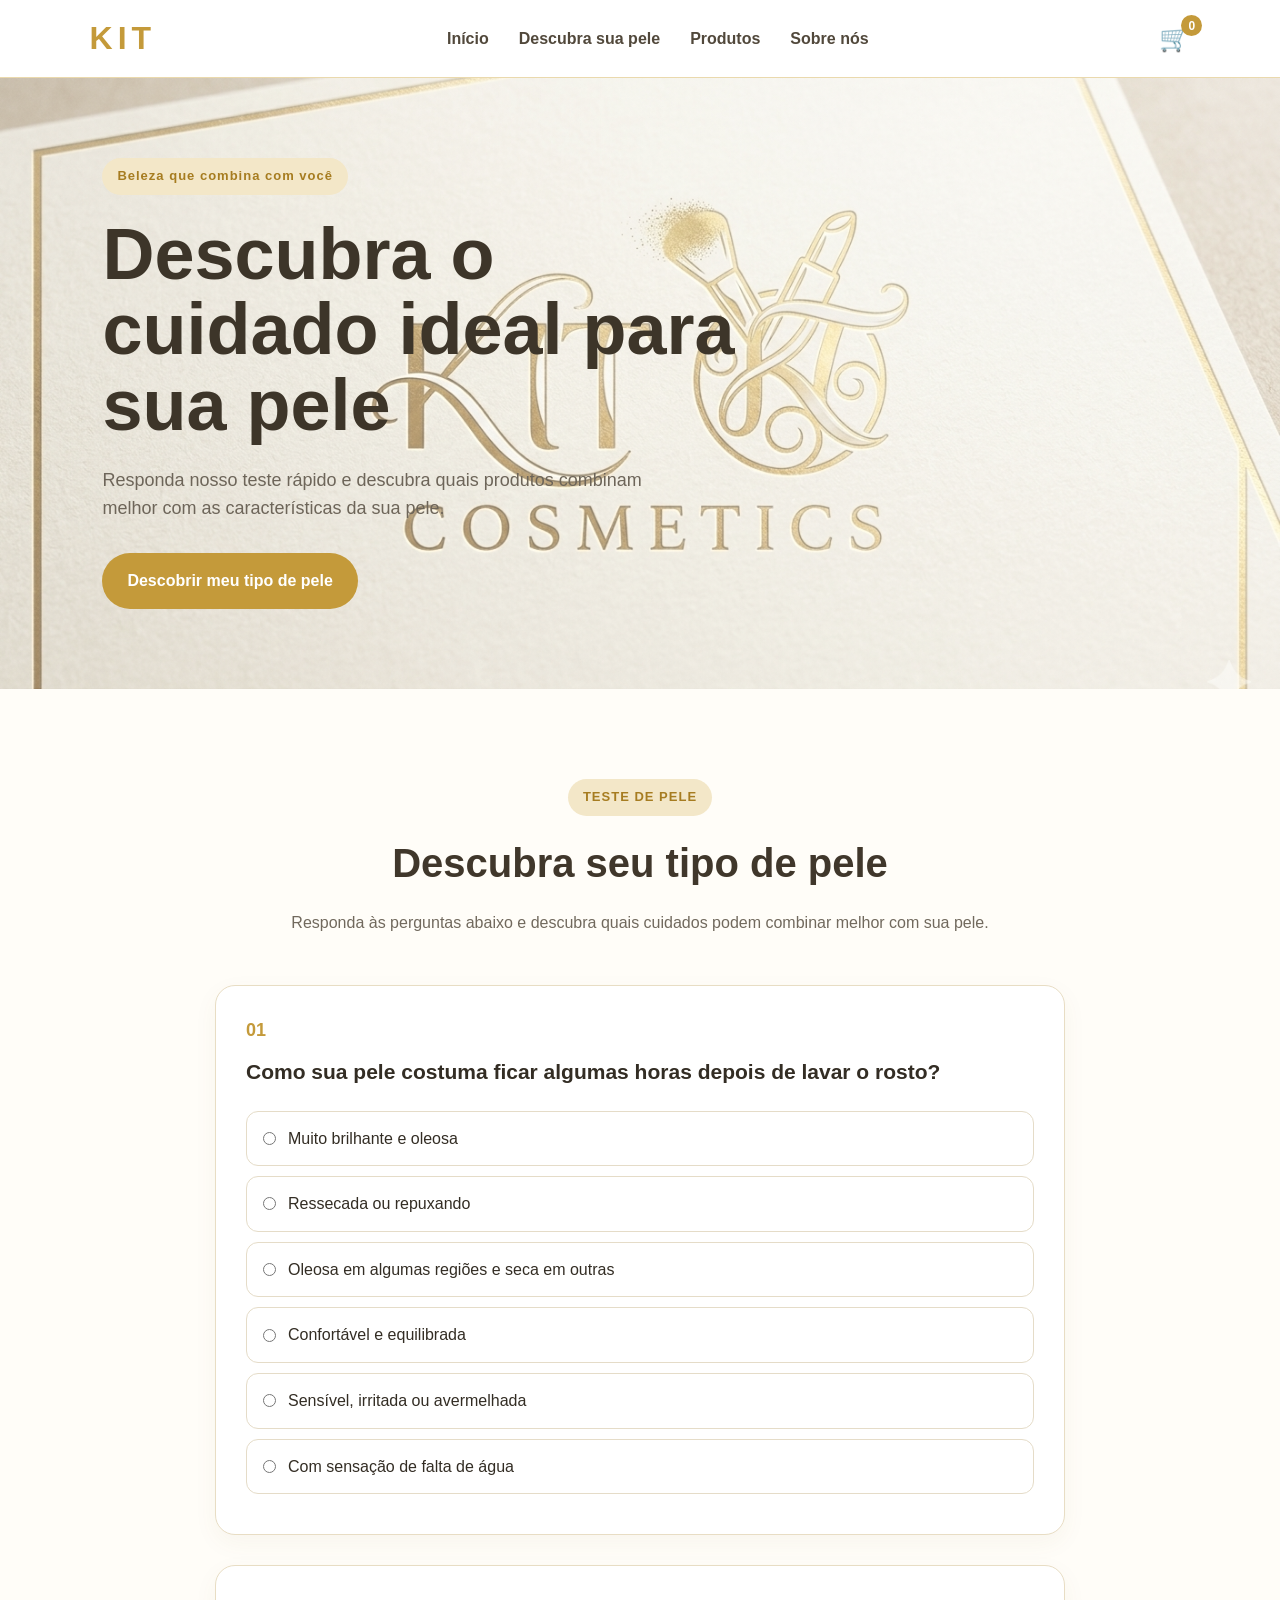
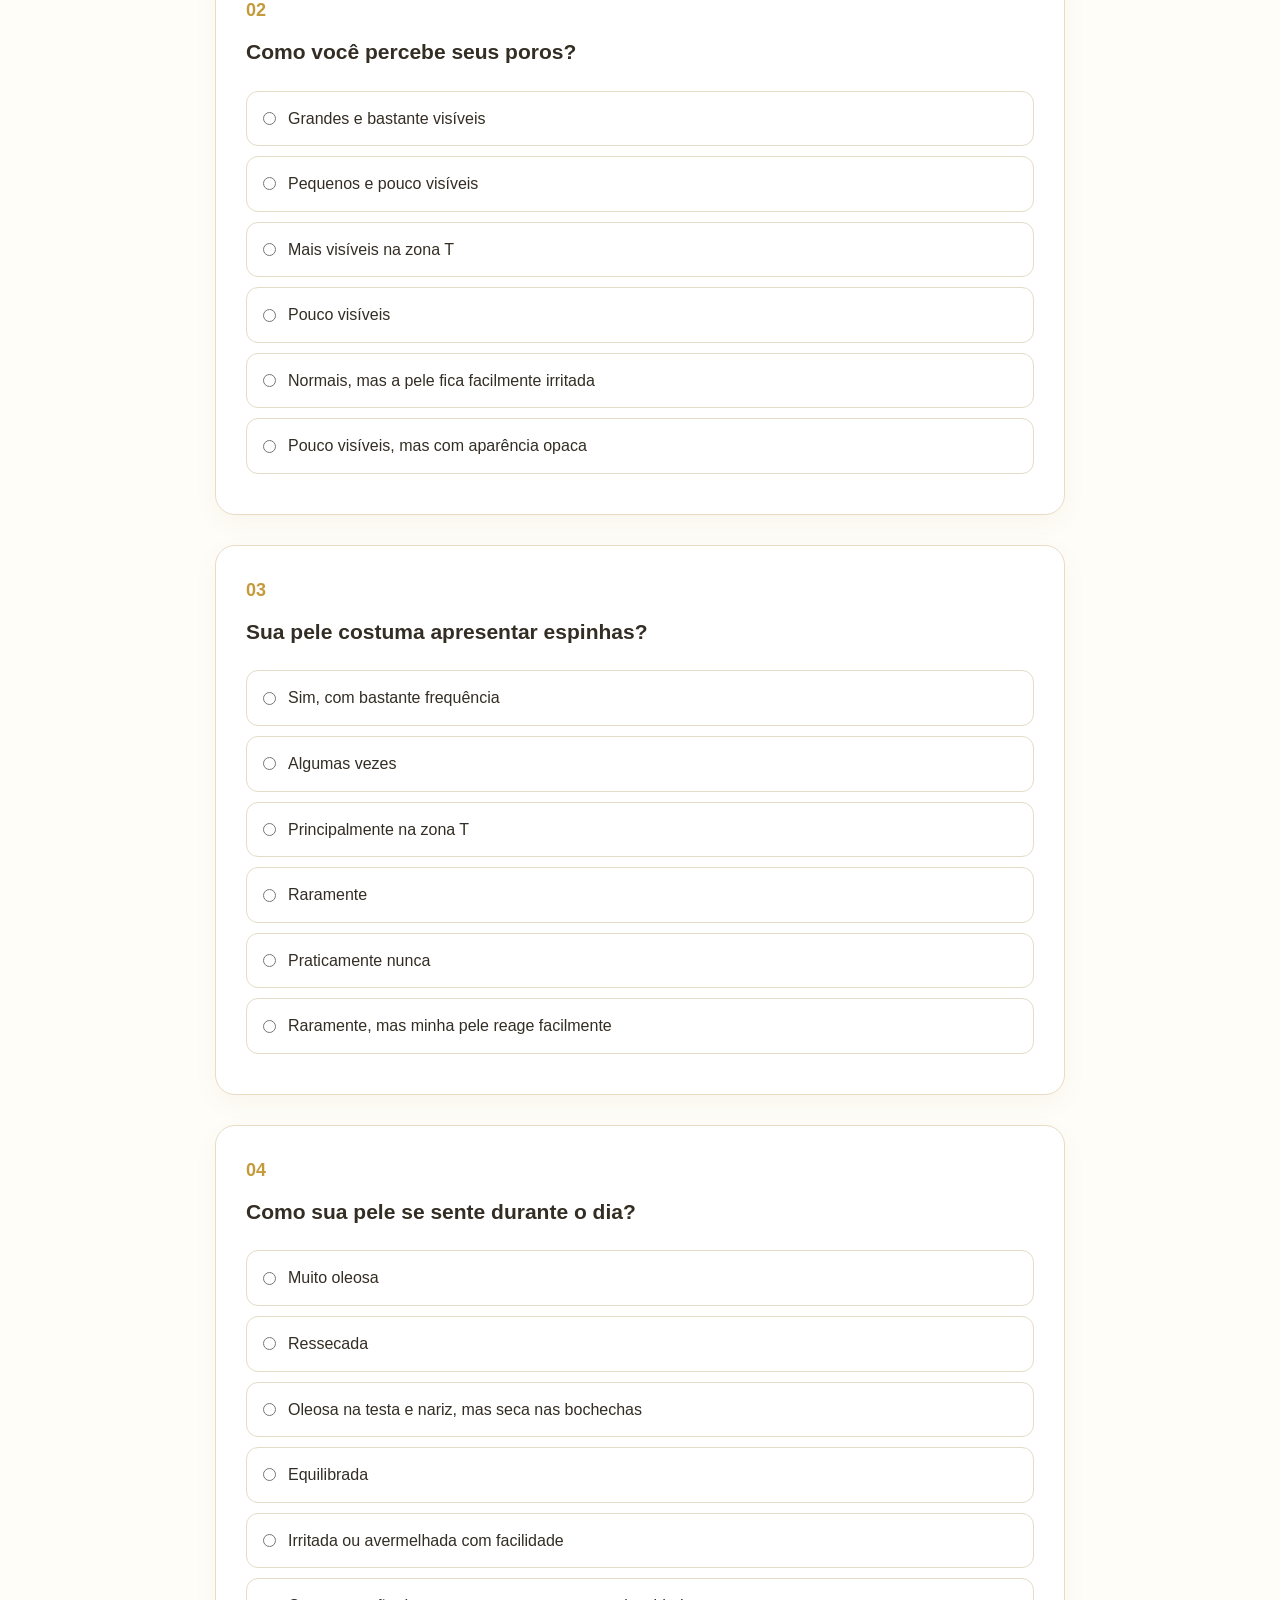
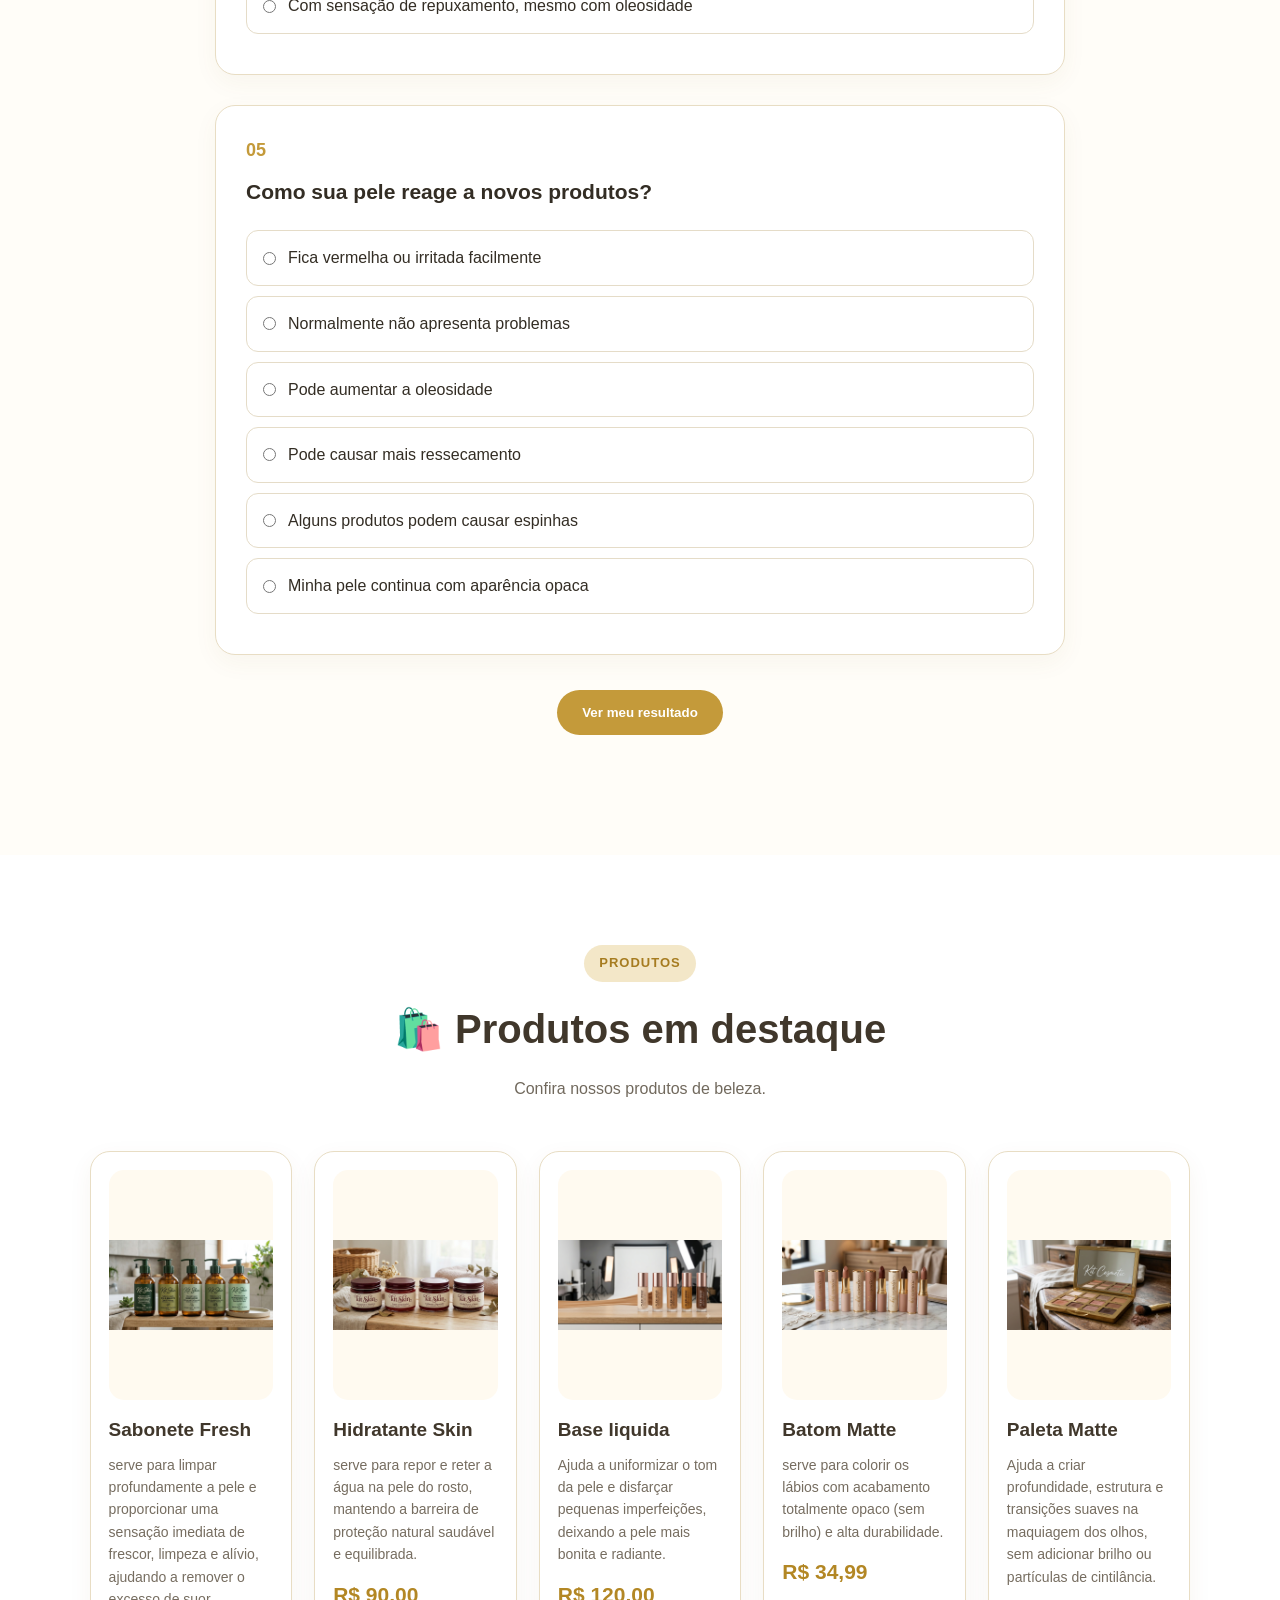
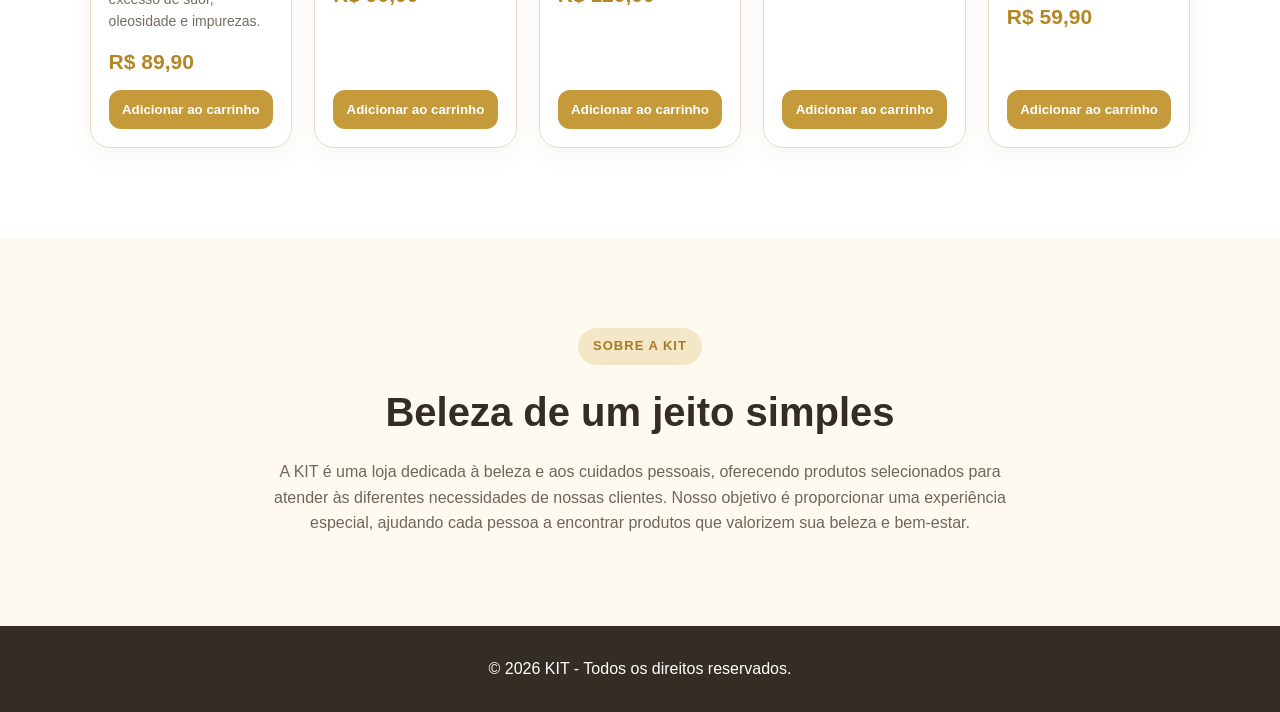
<file: index.html>
<!DOCTYPE html>
<html lang="pt-BR">

<head>
    <meta charset="UTF-8">
    <meta name="viewport" content="width=device-width, initial-scale=1.0">

    <title>KIT | Cosméticos</title>

    <link rel="stylesheet" href="styles.css">

    <!-- CONFIGURAÇÃO DO BANNER -->
    <style>
        .banner {
            position: relative;
            min-height: 540px;

            background-image:
                linear-gradient(
                    rgba(255, 252, 246, 0.35),
                    rgba(255, 252, 246, 0.35)
                ),
                url("kit-cosmetics.jpg");

            background-size: cover;
            background-position: center;
            background-repeat: no-repeat;

            display: flex;
            align-items: center;
        }

        .banner-texto {
            position: relative;
            z-index: 2;
        }
    </style>

</head>

<body>

    <!-- CABEÇALHO -->
    <header class="header">

        <a href="#inicio" class="logo">
            KIT
        </a>

        <nav class="menu">
            <a href="#inicio">Início</a>
            <a href="#pele">Descubra sua pele</a>
            <a href="#produtos">Produtos</a>
            <a href="#sobre">Sobre nós</a>
        </nav>

        <button
            class="carrinho"
            id="abrirCarrinho"
            type="button"
        >
            🛒
            <span id="contadorCarrinho">0</span>
        </button>

    </header>


    <main>

        <!-- ======================================
             BANNER PRINCIPAL
        ======================================= -->

        <section id="inicio" class="banner">

            <div class="banner-texto">

                <span class="tag-banner">
                    Beleza que combina com você
                </span>

                <h1>
                    Descubra o cuidado
                    ideal para sua pele
                </h1>

                <p>
                    Responda nosso teste rápido e descubra
                    quais produtos combinam melhor com
                    as características da sua pele.
                </p>

                <a href="#pele" class="botao">
                    Descobrir meu tipo de pele
                </a>

            </div>

        </section>


        <!-- ======================================
             QUIZ
        ======================================= -->

        <section id="pele" class="questionario">

            <div class="titulo-secao">

                <span class="tag">
                    TESTE DE PELE
                </span>

                <h2>
                     Descubra seu tipo de pele
                </h2>

                <p>
                    Responda às perguntas abaixo e descubra
                    quais cuidados podem combinar melhor
                    com sua pele.
                </p>

            </div>


            <form id="formularioPele">

                <!-- PERGUNTA 01 -->

                <div class="pergunta">

                    <span class="numero-pergunta">
                        01
                    </span>

                    <h3>
                        Como sua pele costuma ficar algumas
                        horas depois de lavar o rosto?
                    </h3>

                    <label>
                        <input
                            type="radio"
                            name="pergunta1"
                            value="oleosa"
                            required
                        >
                        <span>
                            Muito brilhante e oleosa
                        </span>
                    </label>

                    <label>
                        <input
                            type="radio"
                            name="pergunta1"
                            value="seca"
                        >
                        <span>
                            Ressecada ou repuxando
                        </span>
                    </label>

                    <label>
                        <input
                            type="radio"
                            name="pergunta1"
                            value="mista"
                        >
                        <span>
                            Oleosa em algumas regiões e seca em outras
                        </span>
                    </label>

                    <label>
                        <input
                            type="radio"
                            name="pergunta1"
                            value="normal"
                        >
                        <span>
                            Confortável e equilibrada
                        </span>
                    </label>

                    <label>
                        <input
                            type="radio"
                            name="pergunta1"
                            value="sensivel"
                        >
                        <span>
                            Sensível, irritada ou avermelhada
                        </span>
                    </label>

                    <label>
                        <input
                            type="radio"
                            name="pergunta1"
                            value="desidratada"
                        >
                        <span>
                            Com sensação de falta de água
                        </span>
                    </label>

                </div>


                <!-- PERGUNTA 02 -->

                <div class="pergunta">

                    <span class="numero-pergunta">
                        02
                    </span>

                    <h3>
                        Como você percebe seus poros?
                    </h3>

                    <label>
                        <input
                            type="radio"
                            name="pergunta2"
                            value="oleosa"
                            required
                        >
                        <span>
                            Grandes e bastante visíveis
                        </span>
                    </label>

                    <label>
                        <input
                            type="radio"
                            name="pergunta2"
                            value="seca"
                        >
                        <span>
                            Pequenos e pouco visíveis
                        </span>
                    </label>

                    <label>
                        <input
                            type="radio"
                            name="pergunta2"
                            value="mista"
                        >
                        <span>
                            Mais visíveis na zona T
                        </span>
                    </label>

                    <label>
                        <input
                            type="radio"
                            name="pergunta2"
                            value="normal"
                        >
                        <span>
                            Pouco visíveis
                        </span>
                    </label>

                    <label>
                        <input
                            type="radio"
                            name="pergunta2"
                            value="sensivel"
                        >
                        <span>
                            Normais, mas a pele fica facilmente irritada
                        </span>
                    </label>

                    <label>
                        <input
                            type="radio"
                            name="pergunta2"
                            value="desidratada"
                        >
                        <span>
                            Pouco visíveis, mas com aparência opaca
                        </span>
                    </label>

                </div>


                <!-- PERGUNTA 03 -->

                <div class="pergunta">

                    <span class="numero-pergunta">
                        03
                    </span>

                    <h3>
                        Sua pele costuma apresentar espinhas?
                    </h3>

                    <label>
                        <input
                            type="radio"
                            name="pergunta3"
                            value="acneica"
                            required
                        >
                        <span>
                            Sim, com bastante frequência
                        </span>
                    </label>

                    <label>
                        <input
                            type="radio"
                            name="pergunta3"
                            value="oleosa"
                        >
                        <span>
                            Algumas vezes
                        </span>
                    </label>

                    <label>
                        <input
                            type="radio"
                            name="pergunta3"
                            value="mista"
                        >
                        <span>
                            Principalmente na zona T
                        </span>
                    </label>

                    <label>
                        <input
                            type="radio"
                            name="pergunta3"
                            value="normal"
                        >
                        <span>
                            Raramente
                        </span>
                    </label>

                    <label>
                        <input
                            type="radio"
                            name="pergunta3"
                            value="seca"
                        >
                        <span>
                            Praticamente nunca
                        </span>
                    </label>

                    <label>
                        <input
                            type="radio"
                            name="pergunta3"
                            value="sensivel"
                        >
                        <span>
                            Raramente, mas minha pele reage facilmente
                        </span>
                    </label>

                </div>


                <!-- PERGUNTA 04 -->

                <div class="pergunta">

                    <span class="numero-pergunta">
                        04
                    </span>

                    <h3>
                        Como sua pele se sente durante o dia?
                    </h3>

                    <label>
                        <input
                            type="radio"
                            name="pergunta4"
                            value="oleosa"
                            required
                        >
                        <span>
                            Muito oleosa
                        </span>
                    </label>

                    <label>
                        <input
                            type="radio"
                            name="pergunta4"
                            value="seca"
                        >
                        <span>
                            Ressecada
                        </span>
                    </label>

                    <label>
                        <input
                            type="radio"
                            name="pergunta4"
                            value="mista"
                        >
                        <span>
                            Oleosa na testa e nariz, mas seca nas bochechas
                        </span>
                    </label>

                    <label>
                        <input
                            type="radio"
                            name="pergunta4"
                            value="normal"
                        >
                        <span>
                            Equilibrada
                        </span>
                    </label>

                    <label>
                        <input
                            type="radio"
                            name="pergunta4"
                            value="sensivel"
                        >
                        <span>
                            Irritada ou avermelhada com facilidade
                        </span>
                    </label>

                    <label>
                        <input
                            type="radio"
                            name="pergunta4"
                            value="desidratada"
                        >
                        <span>
                            Com sensação de repuxamento,
                            mesmo com oleosidade
                        </span>
                    </label>

                </div>


                <!-- PERGUNTA 05 -->

                <div class="pergunta">

                    <span class="numero-pergunta">
                        05
                    </span>

                    <h3>
                        Como sua pele reage a novos produtos?
                    </h3>

                    <label>
                        <input
                            type="radio"
                            name="pergunta5"
                            value="sensivel"
                            required
                        >
                        <span>
                            Fica vermelha ou irritada facilmente
                        </span>
                    </label>

                    <label>
                        <input
                            type="radio"
                            name="pergunta5"
                            value="normal"
                        >
                        <span>
                            Normalmente não apresenta problemas
                        </span>
                    </label>

                    <label>
                        <input
                            type="radio"
                            name="pergunta5"
                            value="oleosa"
                        >
                        <span>
                            Pode aumentar a oleosidade
                        </span>
                    </label>

                    <label>
                        <input
                            type="radio"
                            name="pergunta5"
                            value="seca"
                        >
                        <span>
                            Pode causar mais ressecamento
                        </span>
                    </label>

                    <label>
                        <input
                            type="radio"
                            name="pergunta5"
                            value="acneica"
                        >
                        <span>
                            Alguns produtos podem causar espinhas
                        </span>
                    </label>

                    <label>
                        <input
                            type="radio"
                            name="pergunta5"
                            value="desidratada"
                        >
                        <span>
                            Minha pele continua com aparência opaca
                        </span>
                    </label>

                </div>


                <!-- BOTÃO -->

                <button
                    type="submit"
                    class="botao resultado-btn"
                >
                                    Ver meu resultado 
                </button>

            </form>


            <div
                id="resultado"
                class="resultado"
            ></div>

        </section>


        <!-- ======================================
             PRODUTOS
        ======================================= -->

        <section
            id="produtos"
            class="produtos"
        >

            <div class="titulo-secao">

                <span class="tag">
                     PRODUTOS
                </span>

                <h2>
                    🛍️ Produtos em destaque
                </h2>

                <p>
                    Confira nossos produtos de beleza.
                </p>

            </div>


            <div class="produtos-container">


                <!-- SABONETE FACIAL-->

                <article class="produto">

                    <div class="produto-imagem">

                        <img
                            src="sabonetefacialfresh.pnj.jpg"
                            alt="Sérum facial"
                        >

                    </div>

                    <h3>
                        Sabonete Fresh
                    </h3>

                    <p>
                         serve para limpar profundamente a pele e proporcionar uma sensação imediata de frescor, limpeza e alívio, ajudando a remover o excesso de suor, oleosidade e impurezas.
                    </p>

                    <span class="preco">
                        R$ 89,90
                    </span>

                    <button
                        class="btn-comprar"
                        data-produto="Sabonete fresh"
                    >
                        Adicionar ao carrinho
                    </button>

                </article>


                <!-- HIDRATANTE FACIAL-->

                <article class="produto">

                    <div class="produto-imagem">

                        <img
                            src="hidratante facial skin.png.jpg.jpg"
                            alt="hidratante skin"
                        >

                    </div>

                    <h3>
                        Hidratante Skin
                    </h3>

                    <p>
                         serve para repor e reter a água na pele do rosto, mantendo a barreira de proteção natural saudável e equilibrada.
                    </p>

                    <span class="preco">
                        R$ 90,00
                    </span>

                    <button
                        class="btn-comprar"
                        data-produto="hidratante"
                    >
                        Adicionar ao carrinho
                    </button>

                </article>


                <!-- BASE LIQUIDA -->

                <article class="produto">

                    <div class="produto-imagem">

                        <img
                            src="base.png"
                            alt="Base facial"
                        >

                    </div>

                    <h3>
                        Base liquida
                    </h3>

                    <p>
                        Ajuda a uniformizar o tom da pele e disfarçar pequenas imperfeições, deixando a pele mais bonita e radiante.
                    </p>

                    <span class="preco">
                        R$ 120,00
                    </span>

                    <button
                        class="btn-comprar"
                        data-produto="Base Facial"
                    >
                        Adicionar ao carrinho
                    </button>

                </article>


                <!-- BATOM-->

                <article class="produto">

                    <div class="produto-imagem">

                        <img
                            src="batommatte.png.jpg"
                            alt="batom matte"
                        >

                    </div>

                    <h3>
                        Batom Matte
                    </h3>

                    <p>
                       serve para colorir os lábios com acabamento totalmente opaco (sem brilho) e alta durabilidade.
                    </p>

                    <span class="preco">
                        R$ 34,99
                    </span>

                    <button
                        class="btn-comprar"
                        data-produto="Batom"
                    >
                        Adicionar ao carrinho
                    </button>

                </article>


                <!-- PALETA DE SOMBRA -->

                <article class="produto">

                    <div class="produto-imagem">

                        <img
                            src="paletadesombra.png.jpg.png"
                            alt="paleta de sombra"
                        >

                    </div>

                    <h3>
                        Paleta Matte
                    </h3>

                    <p>
                    Ajuda a criar profundidade, estrutura e transições suaves na maquiagem dos olhos, sem adicionar brilho ou partículas de cintilância.
                    </p>

                    <span class="preco">
                        R$ 59,90
                    </span>

                    <button
                        class="btn-comprar"
                        data-produto="Paleta de sombra"
                    >
                        Adicionar ao carrinho
                    </button>

                </article>

            </div>

        </section>


        <!-- ======================================
             SOBRE
        ======================================= -->

        <section
            id="sobre"
            class="sobre"
        >

            <span class="tag">
                SOBRE A KIT
            </span>

            <h2>
                Beleza de um jeito simples
            </h2>

            <p>
             A KIT é uma loja dedicada à beleza e aos cuidados pessoais, oferecendo produtos selecionados para atender às diferentes necessidades de nossas clientes. Nosso objetivo é proporcionar uma experiência especial, ajudando cada pessoa a encontrar produtos que valorizem sua beleza e bem-estar.
            </p>

        </section>

    </main>


    <!-- ======================================
         MODAL DO CARRINHO
    ======================================= -->

    <div
        id="modalCarrinho"
        class="modal"
    >

        <div class="modal-conteudo">

            <button
                id="fecharCarrinho"
                class="fechar"
                type="button"
            >
                ×
            </button>

            <h2>
                🛒 Seu carrinho
            </h2>

            <div id="listaCarrinho">

                <p class="carrinho-vazio">
                    Seu carrinho está vazio.
                </p>

            </div>

            <div class="total-carrinho">

                Total:

                <strong id="totalCarrinho">
                    R$ 0,00
                </strong>

            </div>

            <button
                id="finalizarCompra"
                class="botao"
                type="button"
            >
                Finalizar compra
            </button>

        </div>

    </div>


    <!-- ======================================
         RODAPÉ
    ======================================= -->

    <footer>

        <p>
            © 2026 KIT - Todos os direitos reservados.
        </p>

    </footer>


    <!-- JAVASCRIPT -->

    <script src="script.js"></script>
               
               </body>
</file>
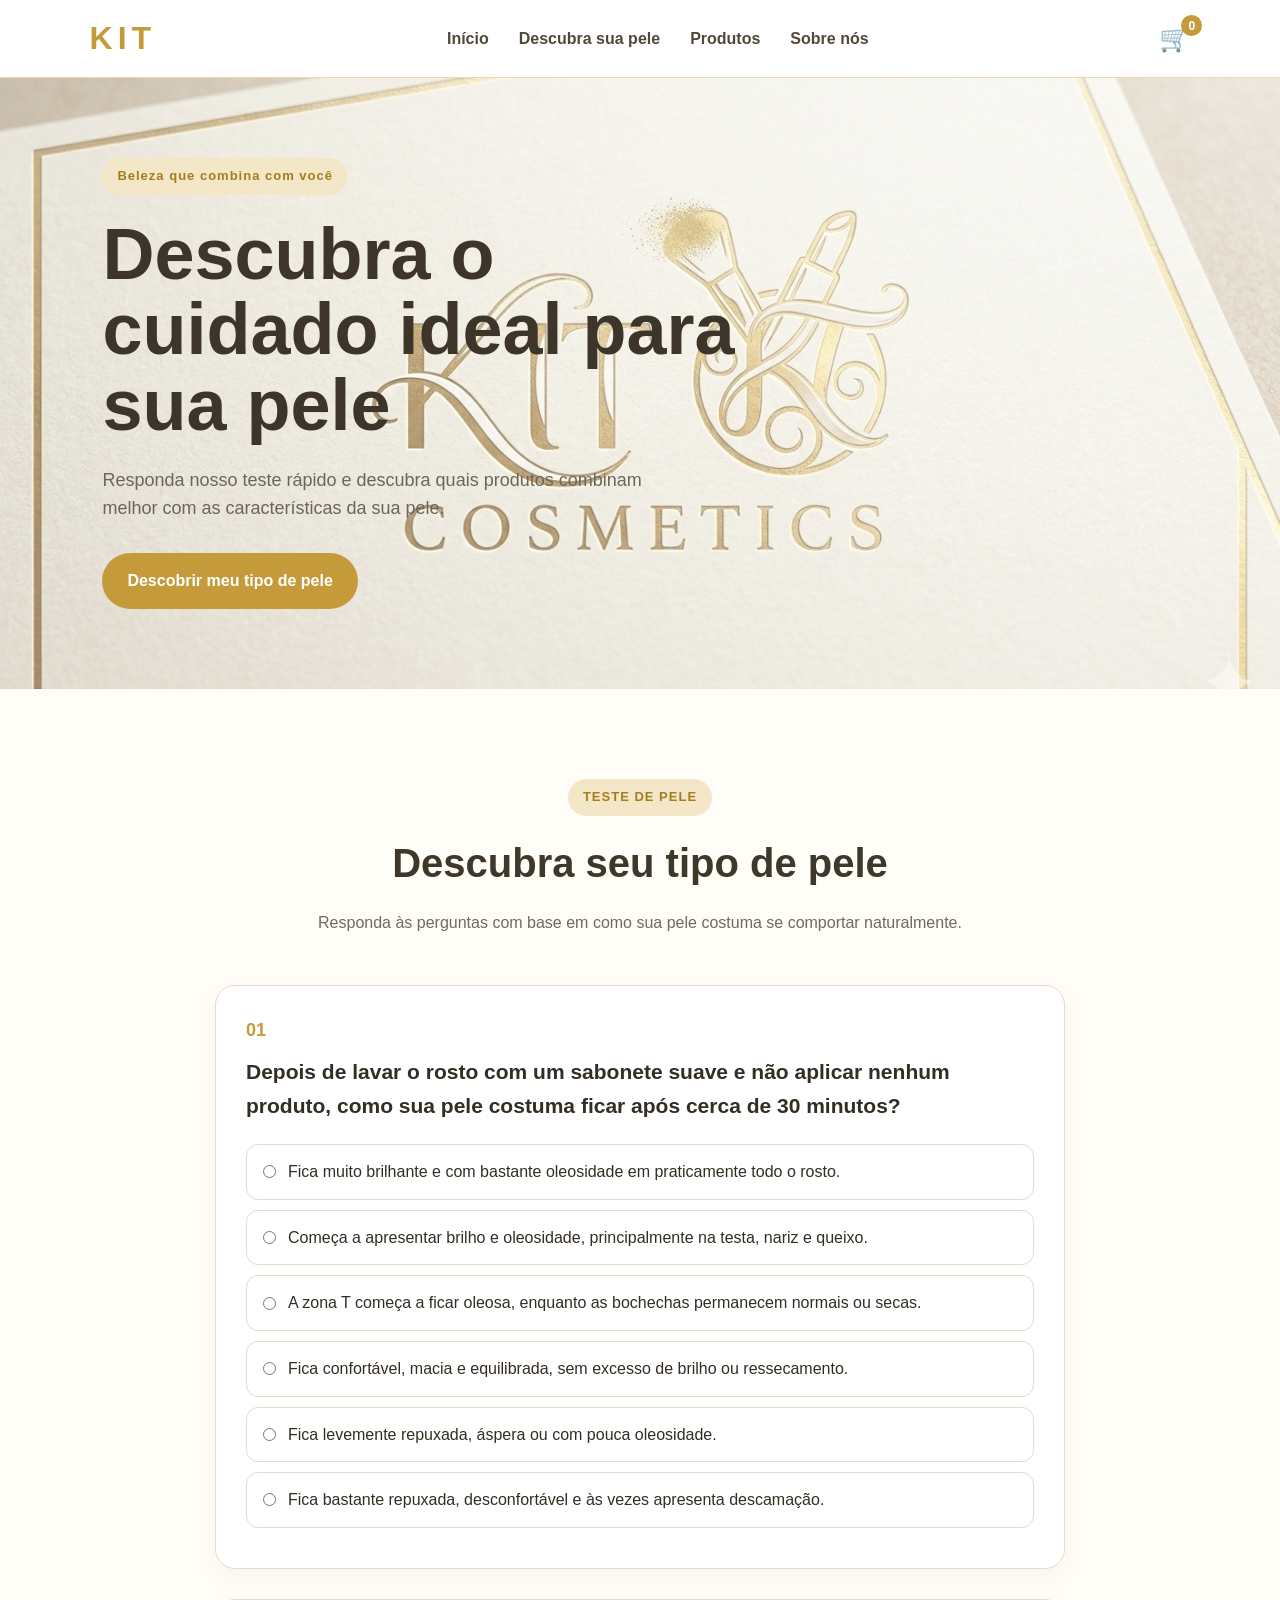
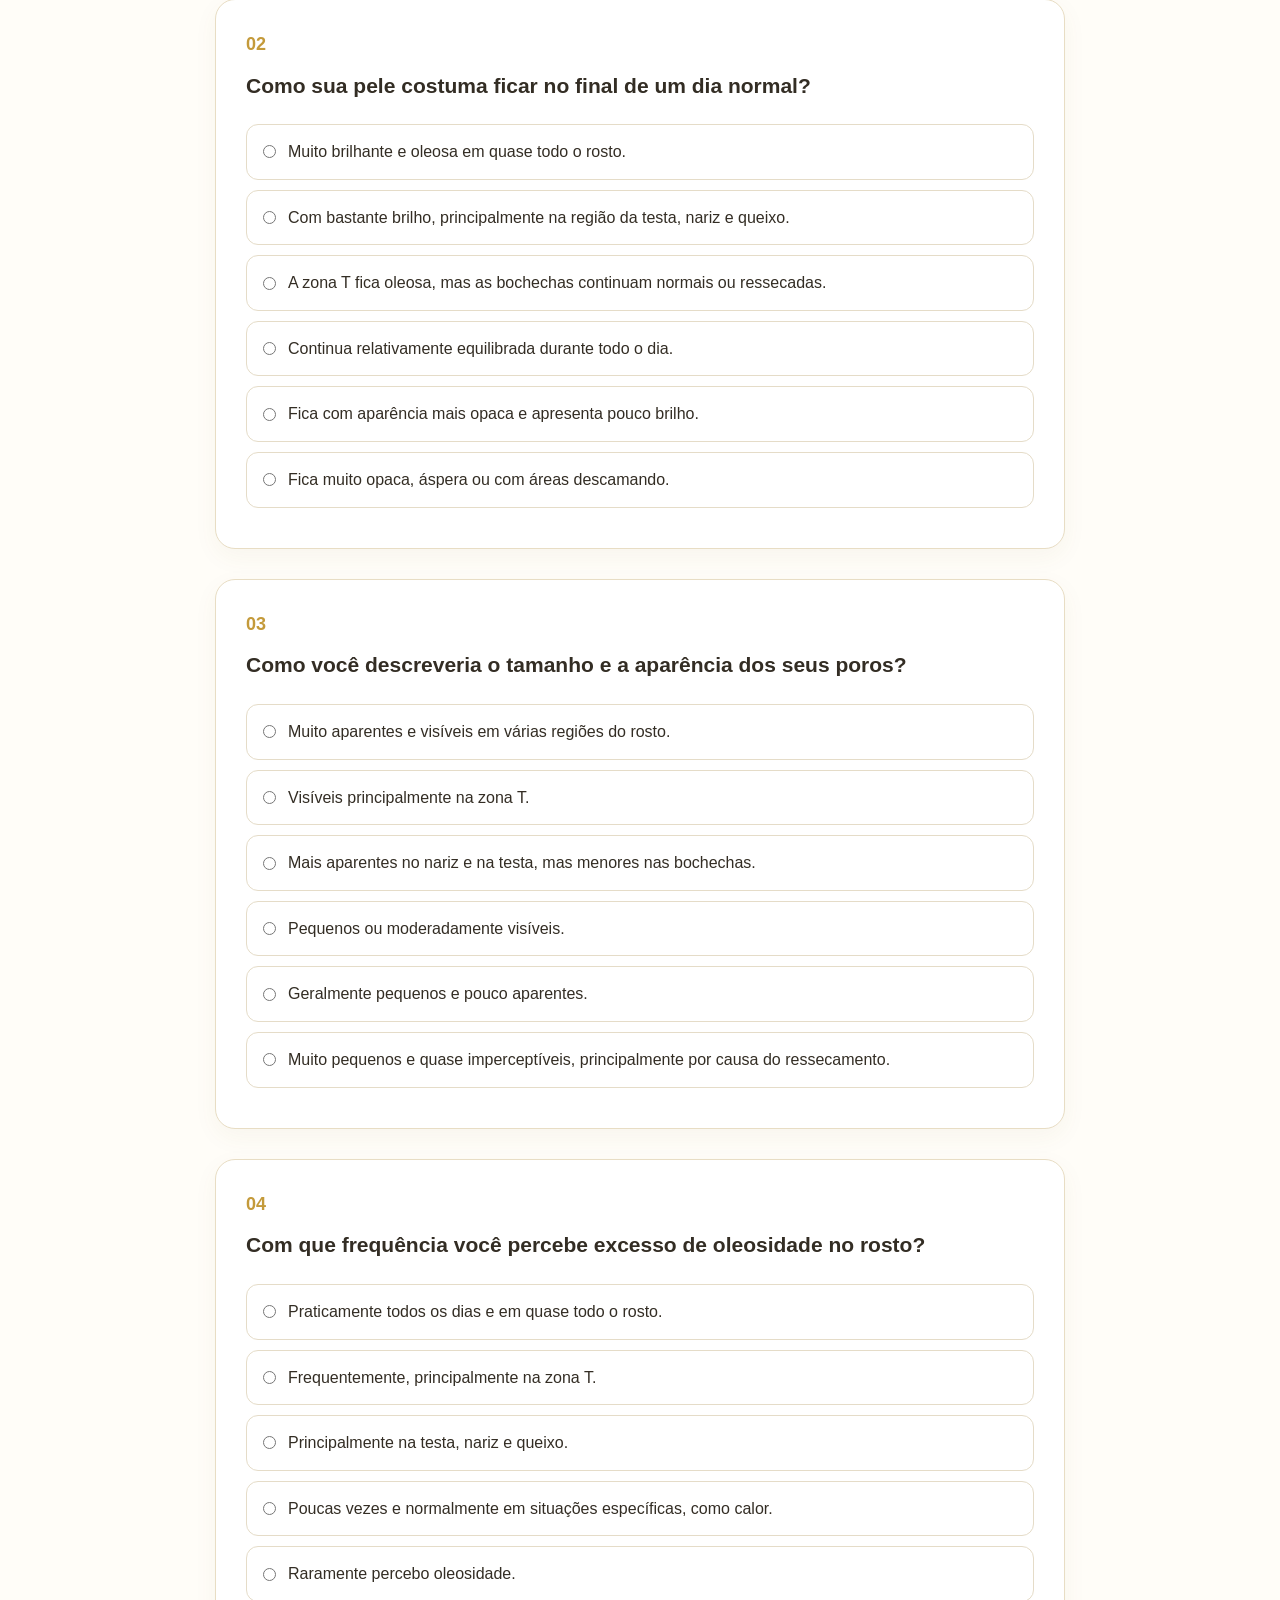
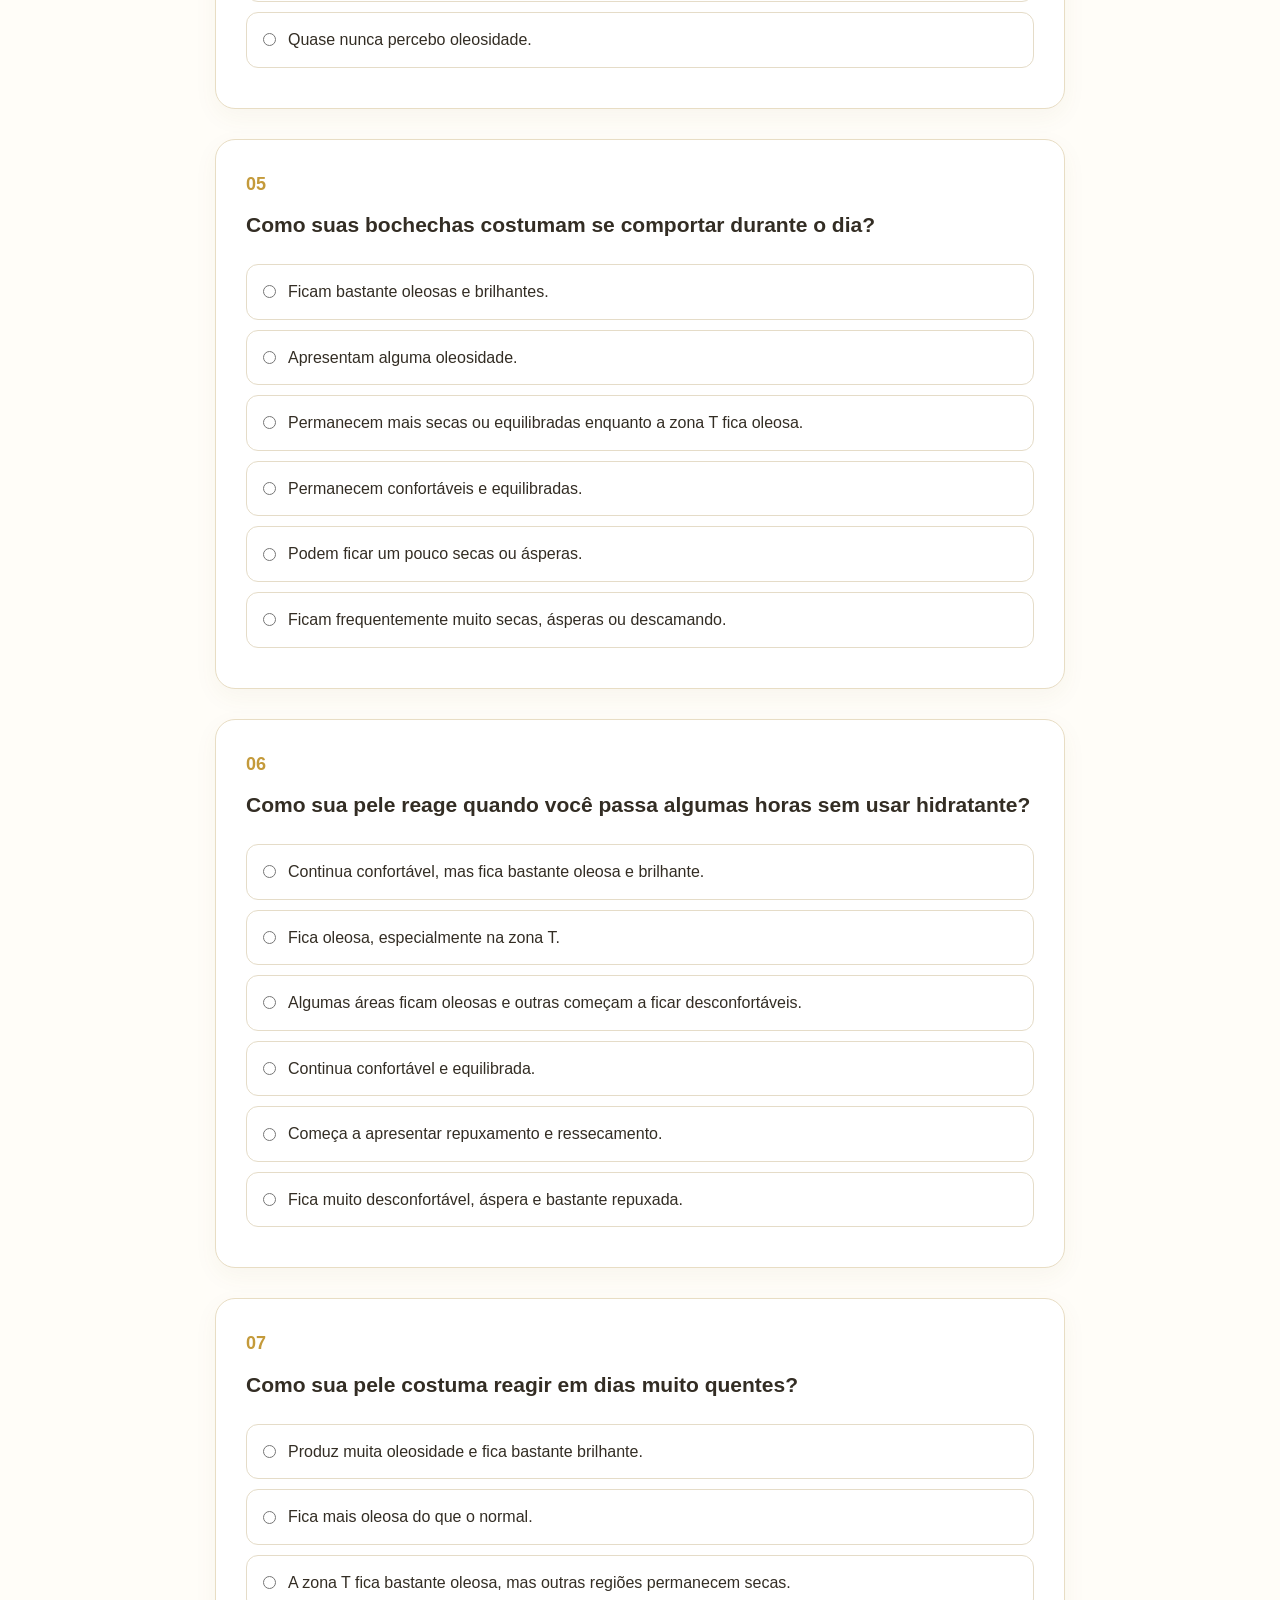
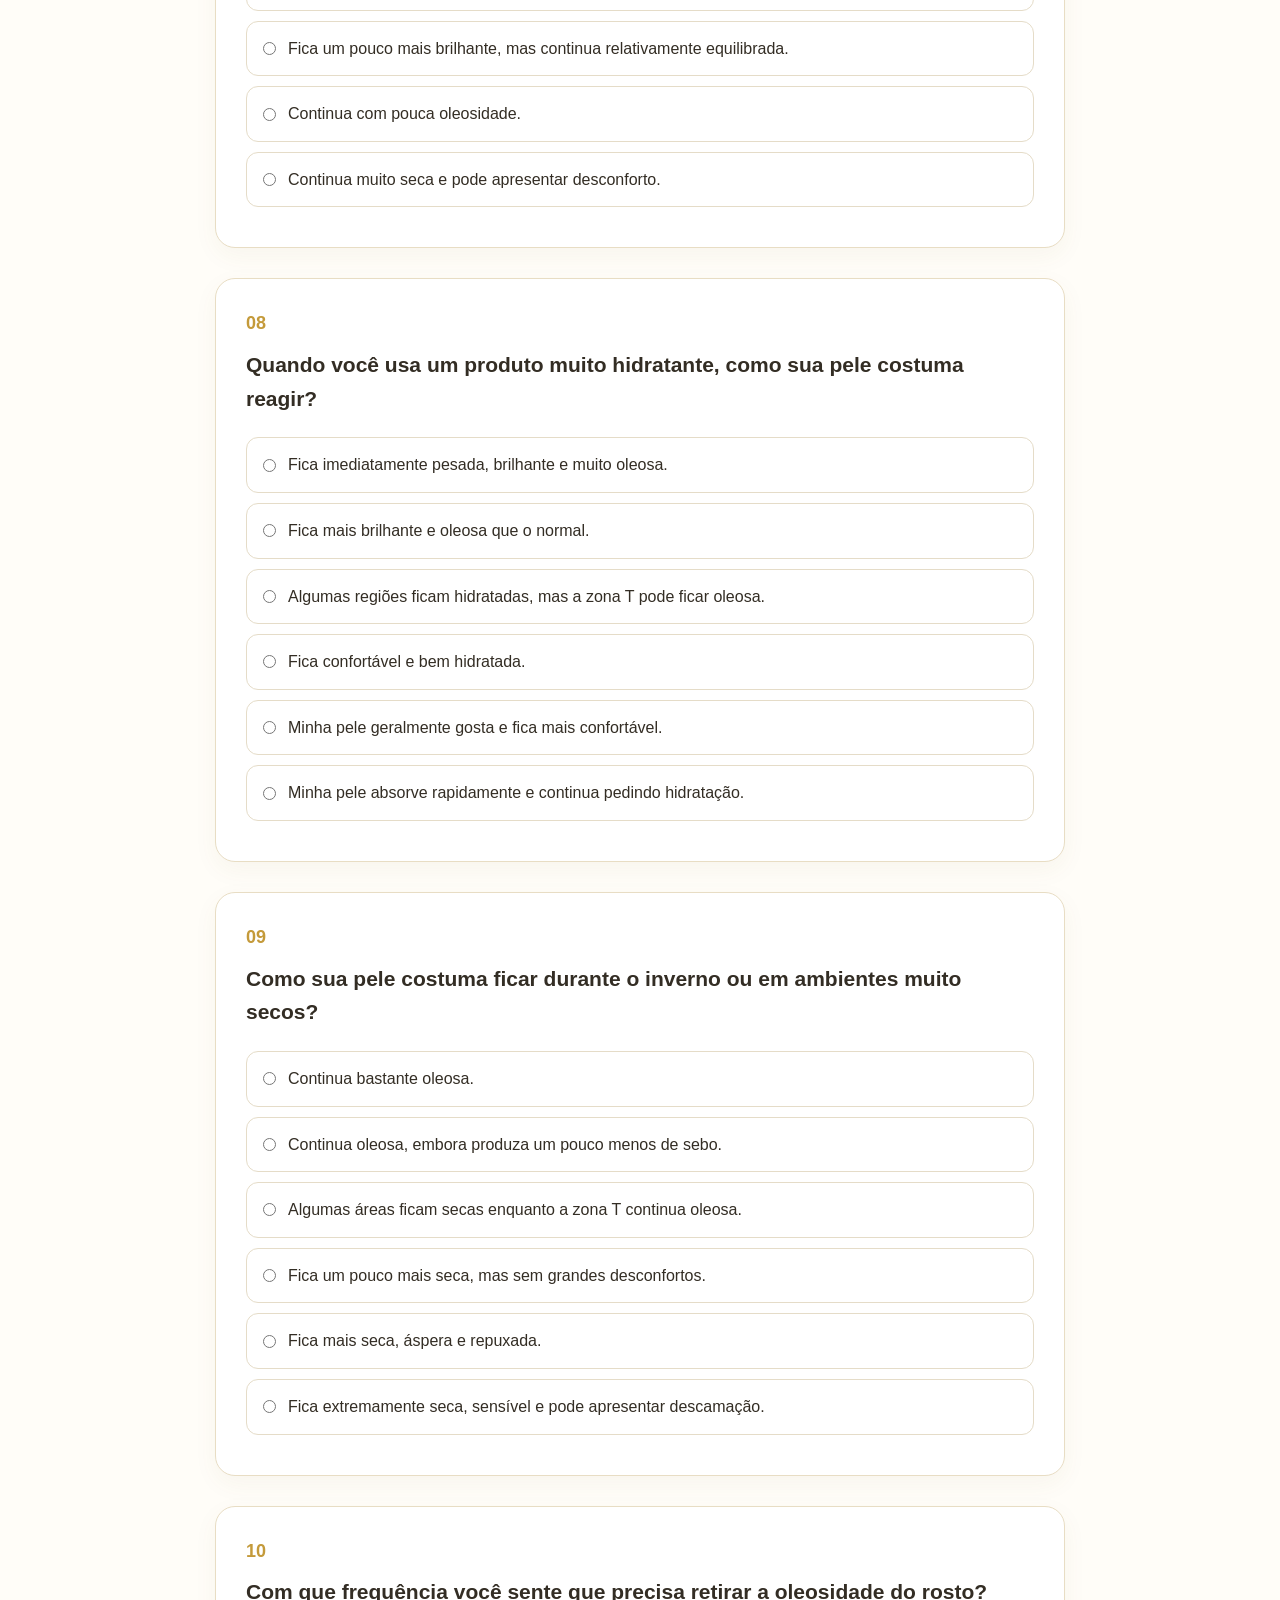
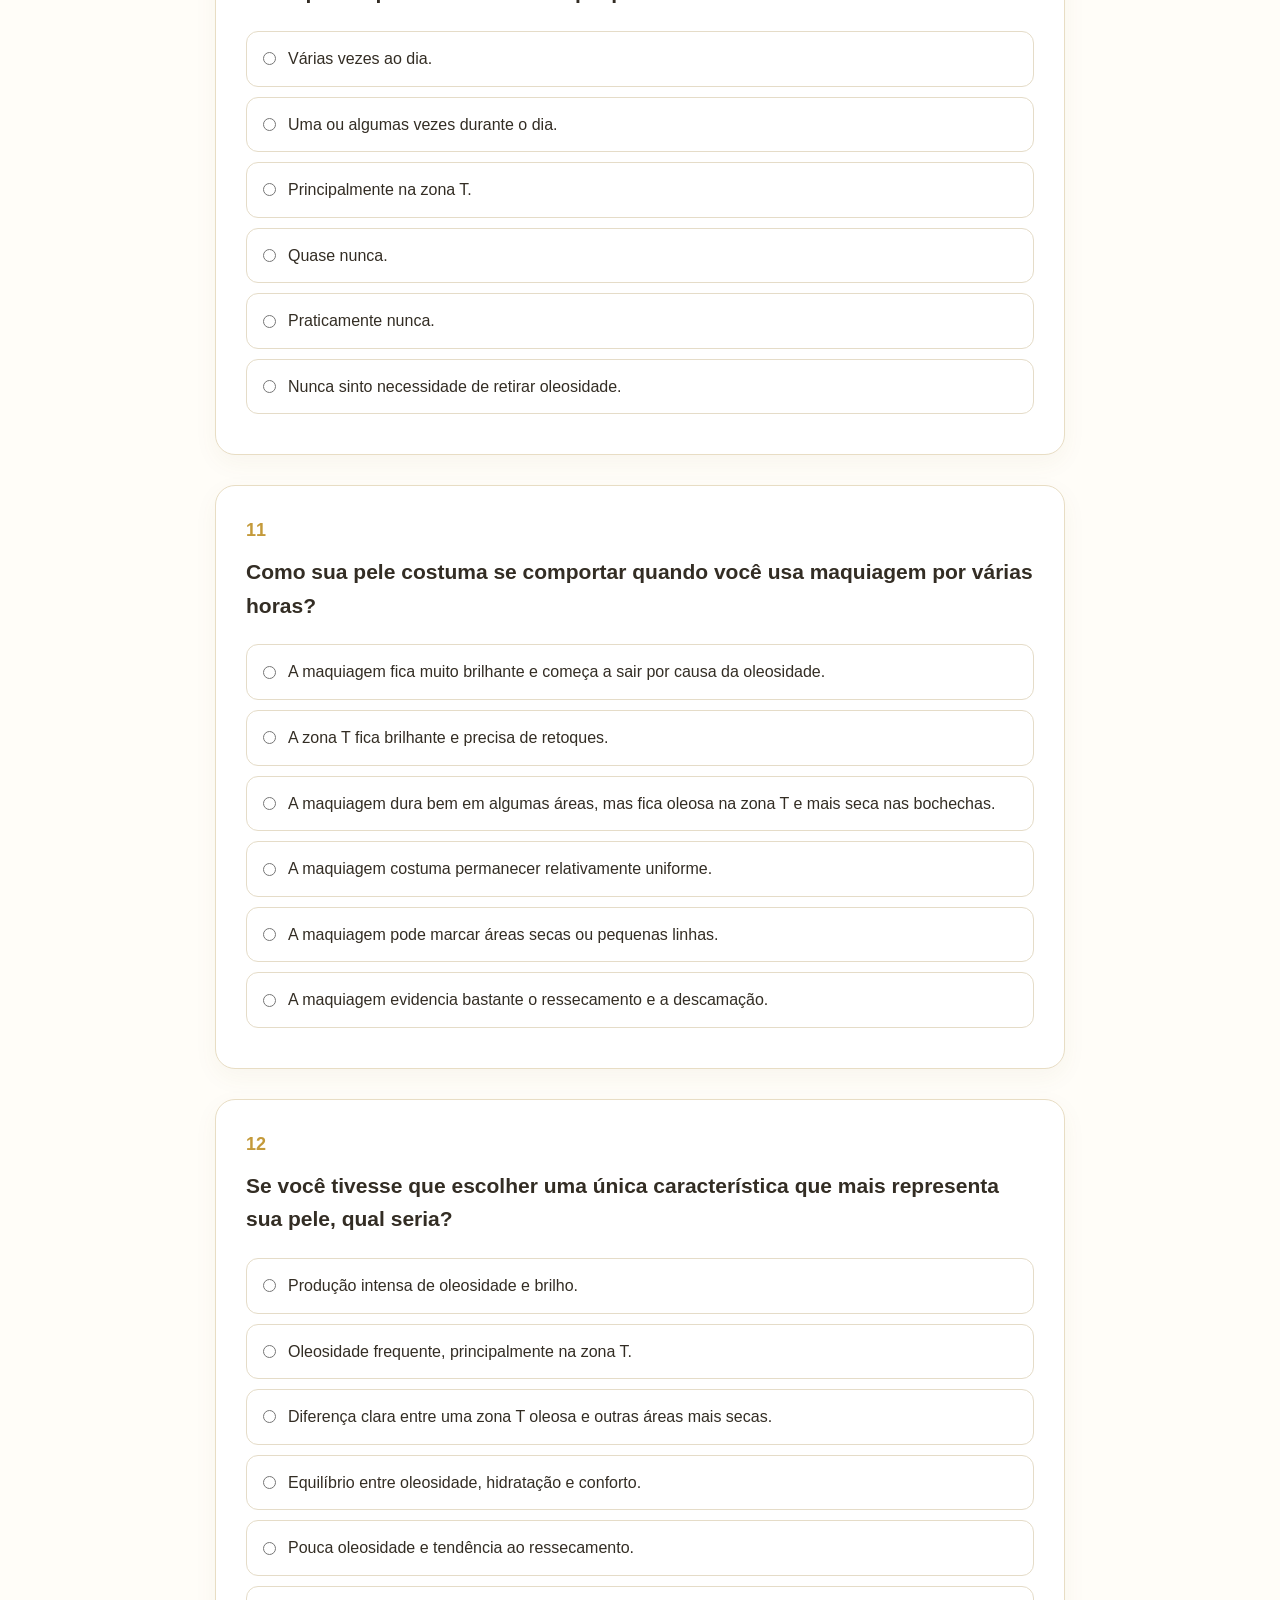
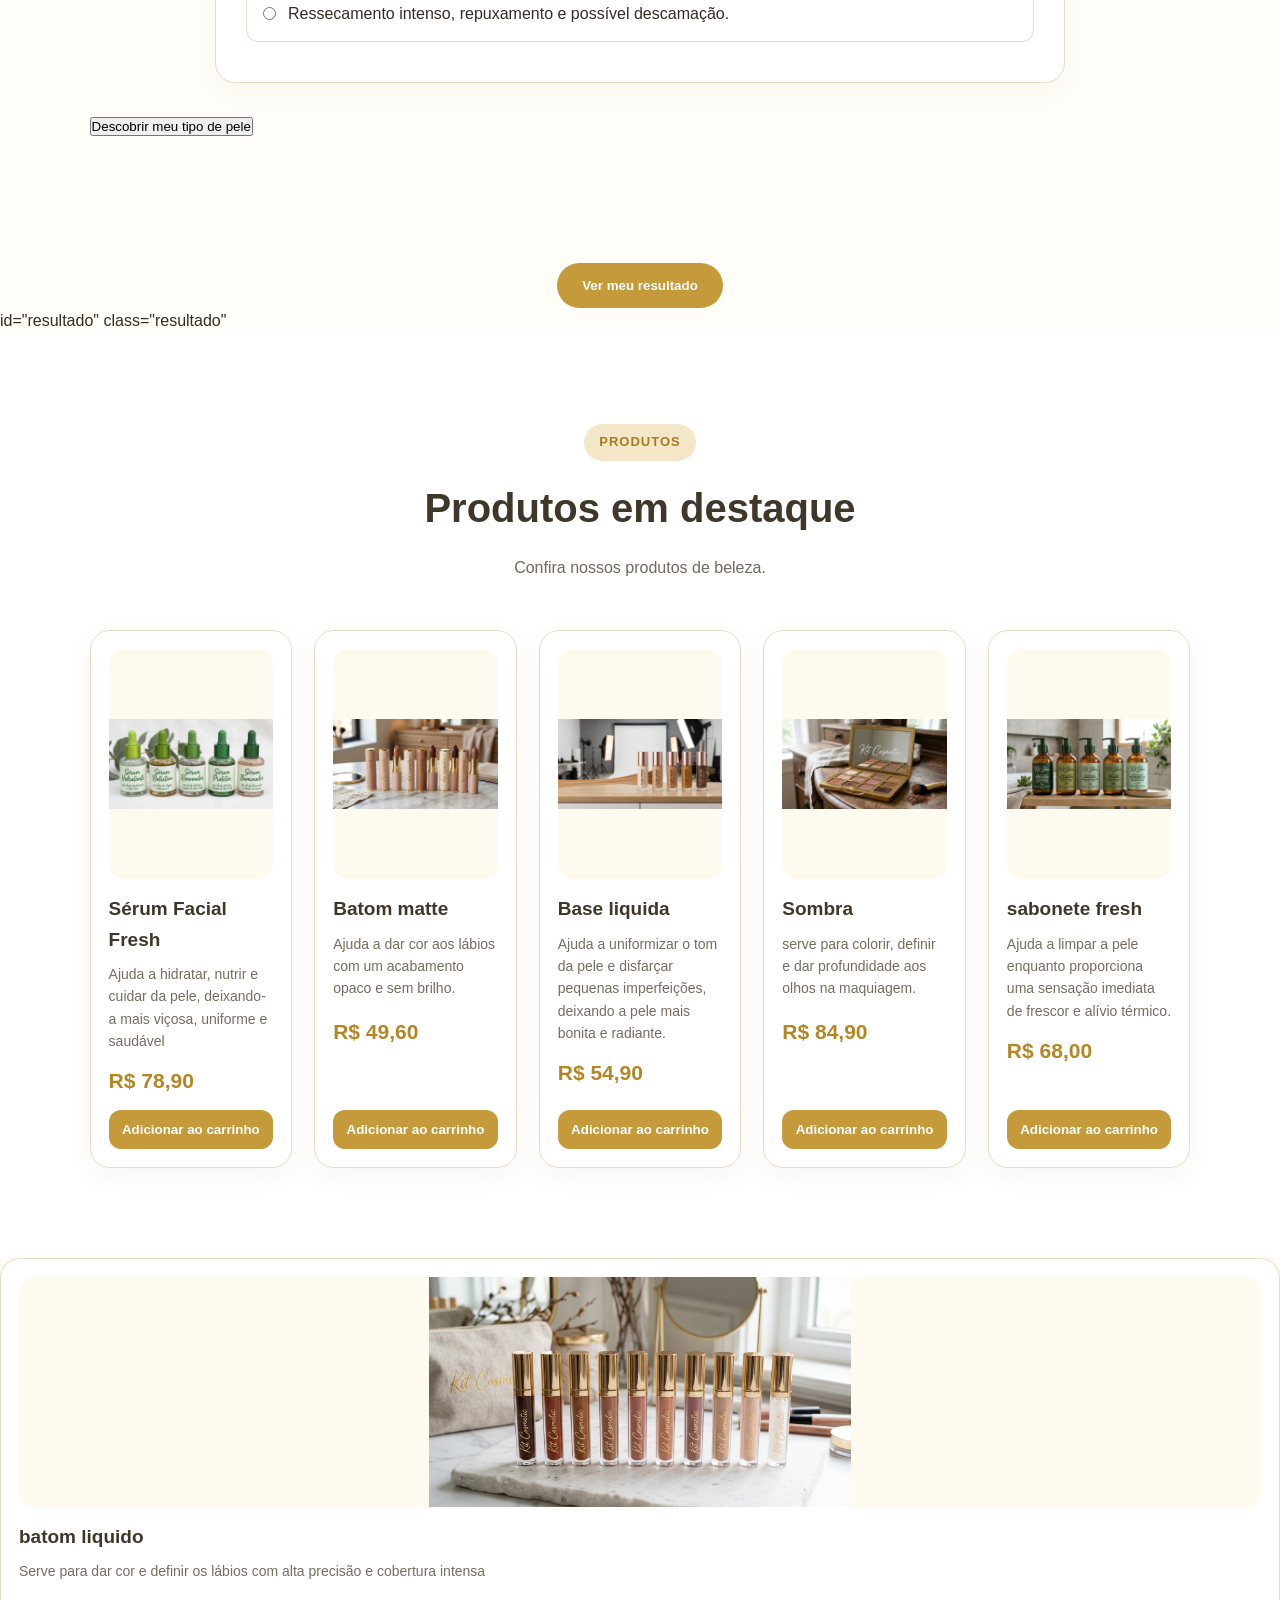
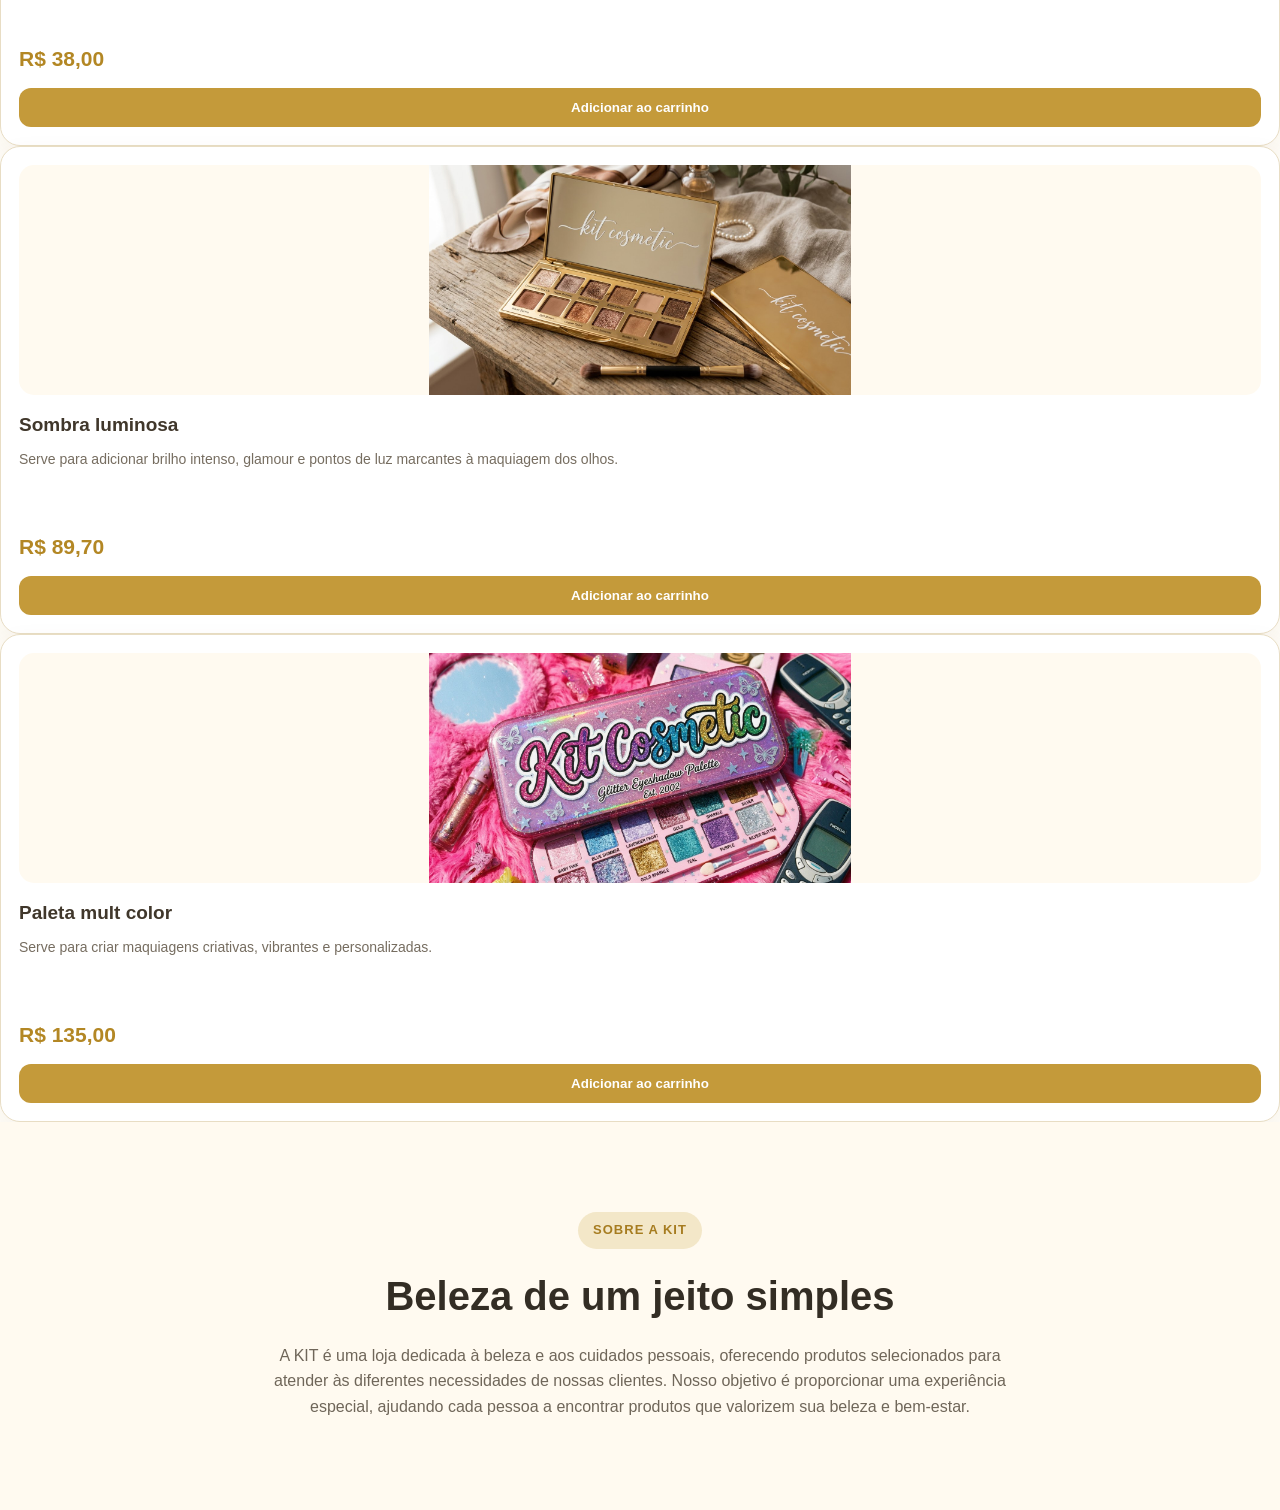
<file: indextest.html>
<!DOCTYPE html>
<html lang="pt-BR">

<head>
    <meta charset="UTF-8">
    <meta name="viewport" content="width=device-width, initial-scale=1.0">

    <title>KIT | Cosméticos</title>

    <link rel="stylesheet" href="styles.css">

    <!-- CONFIGURAÇÃO DO BANNER -->
    <style>
        .banner {
            position: relative;
            min-height: 540px;

            background-image:
                linear-gradient(
                    rgba(255, 252, 246, 0.35),
                    rgba(255, 252, 246, 0.35)
                ),
                url("kit-cosmetics.jpg");

            background-size: cover;
            background-position: center;
            background-repeat: no-repeat;

            display: flex;
            align-items: center;
        }

        .banner-texto {
            position: relative;
            z-index: 2;
        }
    </style>

</head>

<body>

    <!-- CABEÇALHO -->
    <header class="header">

        <a href="#inicio" class="logo">
            KIT
        </a>

        <nav class="menu">
            <a href="#inicio">Início</a>
            <a href="#pele">Descubra sua pele</a>
            <a href="#produtos">Produtos</a>
            <a href="#sobre">Sobre nós</a>
        </nav>

        <button
            class="carrinho"
            id="abrirCarrinho"
            type="button"
        >
            🛒
            <span id="contadorCarrinho">0</span>
        </button>

    </header>


    <main>

        <!-- ======================================
             BANNER PRINCIPAL
        ======================================= -->

        <section id="inicio" class="banner">

            <div class="banner-texto">

                <span class="tag-banner">
                    Beleza que combina com você
                </span>

                <h1>
                    Descubra o cuidado
                    ideal para sua pele
                </h1>

                <p>
                    Responda nosso teste rápido e descubra
                    quais produtos combinam melhor com
                    as características da sua pele.
                </p>

                <a href="#pele" class="botao">
                    Descobrir meu tipo de pele
                </a>

            </div>

        </section>


       <!-- ======================================
             QUIZ DE TIPO DE PELE
======================================= -->

<section id="pele" class="questionario">

    <div class="titulo-secao">

        <span class="tag">
            TESTE DE PELE
        </span>

        <h2>
            Descubra seu tipo de pele
        </h2>

        <p>
            Responda às perguntas com base em como sua pele
            costuma se comportar naturalmente.
        </p>

    </div>


    <form id="formularioPele">


        <!-- ======================================
                    PERGUNTA 01
        ======================================= -->

        <div class="pergunta">

            <span class="numero-pergunta">
                01
            </span>

            <h3>
                Depois de lavar o rosto com um sabonete
                suave e não aplicar nenhum produto,
                como sua pele costuma ficar após cerca
                de 30 minutos?
            </h3>

            <label>
                <input type="radio" name="pergunta1" value="muito-oleosa" required>
                <span>
                    Fica muito brilhante e com bastante oleosidade
                    em praticamente todo o rosto.
                </span>
            </label>

            <label>
                <input type="radio" name="pergunta1" value="oleosa">
                <span>
                    Começa a apresentar brilho e oleosidade,
                    principalmente na testa, nariz e queixo.
                </span>
            </label>

            <label>
                <input type="radio" name="pergunta1" value="mista">
                <span>
                    A zona T começa a ficar oleosa, enquanto
                    as bochechas permanecem normais ou secas.
                </span>
            </label>

            <label>
                <input type="radio" name="pergunta1" value="normal">
                <span>
                    Fica confortável, macia e equilibrada,
                    sem excesso de brilho ou ressecamento.
                </span>
            </label>

            <label>
                <input type="radio" name="pergunta1" value="seca">
                <span>
                    Fica levemente repuxada, áspera ou com
                    pouca oleosidade.
                </span>
            </label>

            <label>
                <input type="radio" name="pergunta1" value="muito-seca">
                <span>
                    Fica bastante repuxada, desconfortável
                    e às vezes apresenta descamação.
                </span>
            </label>

        </div>


        <!-- ======================================
                    PERGUNTA 02
        ======================================= -->

        <div class="pergunta">

            <span class="numero-pergunta">
                02
            </span>

            <h3>
                Como sua pele costuma ficar no final
                de um dia normal?
            </h3>

            <label>
                <input type="radio" name="pergunta2" value="muito-oleosa" required>
                <span>
                    Muito brilhante e oleosa em quase todo
                    o rosto.
                </span>
            </label>

            <label>
                <input type="radio" name="pergunta2" value="oleosa">
                <span>
                    Com bastante brilho, principalmente
                    na região da testa, nariz e queixo.
                </span>
            </label>

            <label>
                <input type="radio" name="pergunta2" value="mista">
                <span>
                    A zona T fica oleosa, mas as bochechas
                    continuam normais ou ressecadas.
                </span>
            </label>

            <label>
                <input type="radio" name="pergunta2" value="normal">
                <span>
                    Continua relativamente equilibrada
                    durante todo o dia.
                </span>
            </label>

            <label>
                <input type="radio" name="pergunta2" value="seca">
                <span>
                    Fica com aparência mais opaca e
                    apresenta pouco brilho.
                </span>
            </label>

            <label>
                <input type="radio" name="pergunta2" value="muito-seca">
                <span>
                    Fica muito opaca, áspera ou com áreas
                    descamando.
                </span>
            </label>

        </div>


        <!-- ======================================
                    PERGUNTA 03
        ======================================= -->

        <div class="pergunta">

            <span class="numero-pergunta">
                03
            </span>

            <h3>
                Como você descreveria o tamanho e a
                aparência dos seus poros?
            </h3>

            <label>
                <input type="radio" name="pergunta3" value="muito-oleosa" required>
                <span>
                    Muito aparentes e visíveis em várias
                    regiões do rosto.
                </span>
            </label>

            <label>
                <input type="radio" name="pergunta3" value="oleosa">
                <span>
                    Visíveis principalmente na zona T.
                </span>
            </label>

            <label>
                <input type="radio" name="pergunta3" value="mista">
                <span>
                    Mais aparentes no nariz e na testa,
                    mas menores nas bochechas.
                </span>
            </label>

            <label>
                <input type="radio" name="pergunta3" value="normal">
                <span>
                    Pequenos ou moderadamente visíveis.
                </span>
            </label>

            <label>
                <input type="radio" name="pergunta3" value="seca">
                <span>
                    Geralmente pequenos e pouco aparentes.
                </span>
            </label>

            <label>
                <input type="radio" name="pergunta3" value="muito-seca">
                <span>
                    Muito pequenos e quase imperceptíveis,
                    principalmente por causa do ressecamento.
                </span>
            </label>

        </div>


        <!-- ======================================
                    PERGUNTA 04
        ======================================= -->

        <div class="pergunta">

            <span class="numero-pergunta">
                04
            </span>

            <h3>
                Com que frequência você percebe excesso
                de oleosidade no rosto?
            </h3>

            <label>
                <input type="radio" name="pergunta4" value="muito-oleosa" required>
                <span>
                    Praticamente todos os dias e em quase
                    todo o rosto.
                </span>
            </label>

            <label>
                <input type="radio" name="pergunta4" value="oleosa">
                <span>
                    Frequentemente, principalmente na zona T.
                </span>
            </label>

            <label>
                <input type="radio" name="pergunta4" value="mista">
                <span>
                    Principalmente na testa, nariz e queixo.
                </span>
            </label>

            <label>
                <input type="radio" name="pergunta4" value="normal">
                <span>
                    Poucas vezes e normalmente em situações
                    específicas, como calor.
                </span>
            </label>

            <label>
                <input type="radio" name="pergunta4" value="seca">
                <span>
                    Raramente percebo oleosidade.
                </span>
            </label>

            <label>
                <input type="radio" name="pergunta4" value="muito-seca">
                <span>
                    Quase nunca percebo oleosidade.
                </span>
            </label>

        </div>


        <!-- ======================================
                    PERGUNTA 05
        ======================================= -->

        <div class="pergunta">

            <span class="numero-pergunta">
                05
            </span>

            <h3>
                Como suas bochechas costumam se comportar
                durante o dia?
            </h3>

            <label>
                <input type="radio" name="pergunta5" value="muito-oleosa" required>
                <span>
                    Ficam bastante oleosas e brilhantes.
                </span>
            </label>

            <label>
                <input type="radio" name="pergunta5" value="oleosa">
                <span>
                    Apresentam alguma oleosidade.
                </span>
            </label>

            <label>
                <input type="radio" name="pergunta5" value="mista">
                <span>
                    Permanecem mais secas ou equilibradas
                    enquanto a zona T fica oleosa.
                </span>
            </label>

            <label>
                <input type="radio" name="pergunta5" value="normal">
                <span>
                    Permanecem confortáveis e equilibradas.
                </span>
            </label>

            <label>
                <input type="radio" name="pergunta5" value="seca">
                <span>
                    Podem ficar um pouco secas ou ásperas.
                </span>
            </label>

            <label>
                <input type="radio" name="pergunta5" value="muito-seca">
                <span>
                    Ficam frequentemente muito secas,
                    ásperas ou descamando.
                </span>
            </label>

        </div>


        <!-- ======================================
                    PERGUNTA 06
        ======================================= -->

        <div class="pergunta">

            <span class="numero-pergunta">
                06
            </span>

            <h3>
                Como sua pele reage quando você passa
                algumas horas sem usar hidratante?
            </h3>

            <label>
                <input type="radio" name="pergunta6" value="muito-oleosa" required>
                <span>
                    Continua confortável, mas fica bastante
                    oleosa e brilhante.
                </span>
            </label>

            <label>
                <input type="radio" name="pergunta6" value="oleosa">
                <span>
                    Fica oleosa, especialmente na zona T.
                </span>
            </label>

            <label>
                <input type="radio" name="pergunta6" value="mista">
                <span>
                    Algumas áreas ficam oleosas e outras
                    começam a ficar desconfortáveis.
                </span>
            </label>

            <label>
                <input type="radio" name="pergunta6" value="normal">
                <span>
                    Continua confortável e equilibrada.
                </span>
            </label>

            <label>
                <input type="radio" name="pergunta6" value="seca">
                <span>
                    Começa a apresentar repuxamento
                    e ressecamento.
                </span>
            </label>

            <label>
                <input type="radio" name="pergunta6" value="muito-seca">
                <span>
                    Fica muito desconfortável, áspera
                    e bastante repuxada.
                </span>
            </label>

        </div>


        <!-- ======================================
                    PERGUNTA 07
        ======================================= -->

        <div class="pergunta">

            <span class="numero-pergunta">
                07
            </span>

            <h3>
                Como sua pele costuma reagir em dias
                muito quentes?
            </h3>

            <label>
                <input type="radio" name="pergunta7" value="muito-oleosa" required>
                <span>
                    Produz muita oleosidade e fica bastante
                    brilhante.
                </span>
            </label>

            <label>
                <input type="radio" name="pergunta7" value="oleosa">
                <span>
                    Fica mais oleosa do que o normal.
                </span>
            </label>

            <label>
                <input type="radio" name="pergunta7" value="mista">
                <span>
                    A zona T fica bastante oleosa, mas
                    outras regiões permanecem secas.
                </span>
            </label>

            <label>
                <input type="radio" name="pergunta7" value="normal">
                <span>
                    Fica um pouco mais brilhante, mas
                    continua relativamente equilibrada.
                </span>
            </label>

            <label>
                <input type="radio" name="pergunta7" value="seca">
                <span>
                    Continua com pouca oleosidade.
                </span>
            </label>

            <label>
                <input type="radio" name="pergunta7" value="muito-seca">
                <span>
                    Continua muito seca e pode apresentar
                    desconforto.
                </span>
            </label>

        </div>


        <!-- ======================================
                    PERGUNTA 08
        ======================================= -->

        <div class="pergunta">

            <span class="numero-pergunta">
                08
            </span>

            <h3>
                Quando você usa um produto muito hidratante,
                como sua pele costuma reagir?
            </h3>

            <label>
                <input type="radio" name="pergunta8" value="muito-oleosa" required>
                <span>
                    Fica imediatamente pesada, brilhante
                    e muito oleosa.
                </span>
            </label>

            <label>
                <input type="radio" name="pergunta8" value="oleosa">
                <span>
                    Fica mais brilhante e oleosa que o normal.
                </span>
            </label>

            <label>
                <input type="radio" name="pergunta8" value="mista">
                <span>
                    Algumas regiões ficam hidratadas, mas
                    a zona T pode ficar oleosa.
                </span>
            </label>

            <label>
                <input type="radio" name="pergunta8" value="normal">
                <span>
                    Fica confortável e bem hidratada.
                </span>
            </label>

            <label>
                <input type="radio" name="pergunta8" value="seca">
                <span>
                    Minha pele geralmente gosta e fica
                    mais confortável.
                </span>
            </label>

            <label>
                <input type="radio" name="pergunta8" value="muito-seca">
                <span>
                    Minha pele absorve rapidamente e continua
                    pedindo hidratação.
                </span>
            </label>

        </div>


        <!-- ======================================
                    PERGUNTA 09
        ======================================= -->

        <div class="pergunta">

            <span class="numero-pergunta">
                09
            </span>

            <h3>
                Como sua pele costuma ficar durante o
                inverno ou em ambientes muito secos?
            </h3>

            <label>
                <input type="radio" name="pergunta9" value="muito-oleosa" required>
                <span>
                    Continua bastante oleosa.
                </span>
            </label>

            <label>
                <input type="radio" name="pergunta9" value="oleosa">
                <span>
                    Continua oleosa, embora produza um pouco
                    menos de sebo.
                </span>
            </label>

            <label>
                <input type="radio" name="pergunta9" value="mista">
                <span>
                    Algumas áreas ficam secas enquanto
                    a zona T continua oleosa.
                </span>
            </label>

            <label>
                <input type="radio" name="pergunta9" value="normal">
                <span>
                    Fica um pouco mais seca, mas sem
                    grandes desconfortos.
                </span>
            </label>

            <label>
                <input type="radio" name="pergunta9" value="seca">
                <span>
                    Fica mais seca, áspera e repuxada.
                </span>
            </label>

            <label>
                <input type="radio" name="pergunta9" value="muito-seca">
                <span>
                    Fica extremamente seca, sensível e pode
                    apresentar descamação.
                </span>
            </label>

        </div>


        <!-- ======================================
                    PERGUNTA 10
        ======================================= -->

        <div class="pergunta">

            <span class="numero-pergunta">
                10
            </span>

            <h3>
                Com que frequência você sente que precisa
                retirar a oleosidade do rosto?
            </h3>

            <label>
                <input type="radio" name="pergunta10" value="muito-oleosa" required>
                <span>
                    Várias vezes ao dia.
                </span>
            </label>

            <label>
                <input type="radio" name="pergunta10" value="oleosa">
                <span>
                    Uma ou algumas vezes durante o dia.
                </span>
            </label>

            <label>
                <input type="radio" name="pergunta10" value="mista">
                <span>
                    Principalmente na zona T.
                </span>
            </label>

            <label>
                <input type="radio" name="pergunta10" value="normal">
                <span>
                    Quase nunca.
                </span>
            </label>

            <label>
                <input type="radio" name="pergunta10" value="seca">
                <span>
                    Praticamente nunca.
                </span>
            </label>

            <label>
                <input type="radio" name="pergunta10" value="muito-seca">
                <span>
                    Nunca sinto necessidade de retirar
                    oleosidade.
                </span>
            </label>

        </div>


        <!-- ======================================
                    PERGUNTA 11
        ======================================= -->

        <div class="pergunta">

            <span class="numero-pergunta">
                11
            </span>

            <h3>
                Como sua pele costuma se comportar quando
                você usa maquiagem por várias horas?
            </h3>

            <label>
                <input type="radio" name="pergunta11" value="muito-oleosa" required>
                <span>
                    A maquiagem fica muito brilhante e
                    começa a sair por causa da oleosidade.
                </span>
            </label>

            <label>
                <input type="radio" name="pergunta11" value="oleosa">
                <span>
                    A zona T fica brilhante e precisa
                    de retoques.
                </span>
            </label>

            <label>
                <input type="radio" name="pergunta11" value="mista">
                <span>
                    A maquiagem dura bem em algumas áreas,
                    mas fica oleosa na zona T e mais seca
                    nas bochechas.
                </span>
            </label>

            <label>
                <input type="radio" name="pergunta11" value="normal">
                <span>
                    A maquiagem costuma permanecer
                    relativamente uniforme.
                </span>
            </label>

            <label>
                <input type="radio" name="pergunta11" value="seca">
                <span>
                    A maquiagem pode marcar áreas secas
                    ou pequenas linhas.
                </span>
            </label>

            <label>
                <input type="radio" name="pergunta11" value="muito-seca">
                <span>
                    A maquiagem evidencia bastante o
                    ressecamento e a descamação.
                </span>
            </label>

        </div>


        <!-- ======================================
                    PERGUNTA 12
        ======================================= -->

        <div class="pergunta">

            <span class="numero-pergunta">
                12
            </span>

            <h3>
                Se você tivesse que escolher uma única
                característica que mais representa sua pele,
                qual seria?
            </h3>

            <label>
                <input type="radio" name="pergunta12" value="muito-oleosa" required>
                <span>
                    Produção intensa de oleosidade e brilho.
                </span>
            </label>

            <label>
                <input type="radio" name="pergunta12" value="oleosa">
                <span>
                    Oleosidade frequente, principalmente
                    na zona T.
                </span>
            </label>

            <label>
                <input type="radio" name="pergunta12" value="mista">
                <span>
                    Diferença clara entre uma zona T oleosa
                    e outras áreas mais secas.
                </span>
            </label>

            <label>
                <input type="radio" name="pergunta12" value="normal">
                <span>
                    Equilíbrio entre oleosidade, hidratação
                    e conforto.
                </span>
            </label>

            <label>
                <input type="radio" name="pergunta12" value="seca">
                <span>
                    Pouca oleosidade e tendência ao
                    ressecamento.
                </span>
            </label>

            <label>
                <input type="radio" name="pergunta12" value="muito-seca">
                <span>
                    Ressecamento intenso, repuxamento e
                    possível descamação.
                </span>
            </label>

        </div>


        <!-- ======================================
                    BOTÃO DE RESULTADO
        ======================================= -->

        <button
            type="submit"
            class="botao-resultado"
        >
            Descobrir meu tipo de pele
        </button>

    </form>


    <!-- ======================================
                    RESULTADO
    ======================================= -->

    <div
        id="resultadoPele"
        class="resultado-pele"
        style="display: none;"
    >

        <span class="tag">
            SEU RESULTADO
        </span>

        <h2 id="tituloResultado">
            Seu tipo de pele
        </h2>

        <p id="textoResultado">
            Seu resultado aparecerá aqui.
        </p>


        <!-- BOTÃO PARA REFAZER -->

        <button
            type="button"
            id="reiniciarQuiz"
            class="botao-reiniciar"
        >
            Não gostei do resultado — refazer teste
        </button>

    </div>

</section>
</main>


<!-- ======================================
             JAVASCRIPT
======================================= -->

<script>

const formulario = document.getElementById("formularioPele");

const resultado = document.getElementById("resultadoPele");

const tituloResultado = document.getElementById("tituloResultado");

const textoResultado = document.getElementById("textoResultado");

const botaoReiniciar = document.getElementById("reiniciarQuiz");



/* ======================================
        RESULTADOS
====================================== */

const resultados = {

    "muito-oleosa": {

        titulo: "Pele Muito Oleosa",

        texto:
        "Suas respostas indicam uma tendência forte à produção de oleosidade. Sua pele pode apresentar bastante brilho, poros mais aparentes e necessidade frequente de controlar o excesso de sebo."

    },


    "oleosa": {

        titulo: "Pele Oleosa",

        texto:
        "Suas respostas indicam uma pele com produção de oleosidade acima do equilíbrio, especialmente durante o dia e na região da zona T. Uma rotina equilibrada pode ajudar a controlar o brilho sem ressecar a pele."

    },


    "mista": {

        titulo: "Pele Mista",

        texto:
        "Suas respostas indicam diferenças entre as regiões do rosto. A zona T tende a apresentar mais oleosidade, enquanto as bochechas podem ser normais ou apresentar ressecamento."

    },


    "normal": {

        titulo: "Pele Normal",

        texto:
        "Suas respostas indicam uma pele relativamente equilibrada, com boa relação entre oleosidade, hidratação e conforto. Pequenas alterações podem acontecer dependendo do clima e da rotina."

    },


    "seca": {

        titulo: "Pele Seca",

        texto:
        "Suas respostas indicam uma pele com baixa produção de oleosidade e maior tendência ao ressecamento. Sensação de repuxamento e aspereza podem aparecer, especialmente após lavar o rosto."

    },


    "muito-seca": {

        titulo: "Pele Muito Seca",

        texto:
        "Suas respostas indicam uma tendência intensa ao ressecamento, com possibilidade de repuxamento, aspereza e descamação. Uma rotina de cuidados voltada para hidratação e proteção da barreira da pele pode ser especialmente importante."

    }

};



/* ======================================
        ENVIAR QUIZ
====================================== */

formulario.addEventListener("submit", function(event) {

    event.preventDefault();


    /*
        Cria a pontuação inicial
        para cada tipo de pele.
    */

    const pontos = {

        "muito-oleosa": 0,

        "oleosa": 0,

        "mista": 0,

        "normal": 0,

        "seca": 0,

        "muito-seca": 0

    };


    /*
        Pega todas as respostas
        selecionadas pelo usuário.
    */

    const respostas = formulario.querySelectorAll(
        'input[type="radio"]:checked'
    );


    /*
        Adiciona 1 ponto para
        cada resposta.
    */

    respostas.forEach(function(resposta) {

        if (pontos[resposta.value] !== undefined) {

            pontos[resposta.value]++;

        }

    });


    /*
        Descobre qual tipo de pele
        recebeu mais pontos.
    */

    let tipoPele = "normal";

    let maiorPontuacao = -1;


    for (const tipo in pontos) {

        if (pontos[tipo] > maiorPontuacao) {

            maiorPontuacao = pontos[tipo];

            tipoPele = tipo;

        }

    }


    /*
        Coloca o resultado na tela.
    */

    tituloResultado.textContent =
        resultados[tipoPele].titulo;


    textoResultado.textContent =
        resultados[tipoPele].texto;


    /*
        Esconde as perguntas.
    */

    formulario.style.display = "none";


    /*
        Mostra o resultado.
    */

    resultado.style.display = "block";


    /*
        Leva o usuário até o resultado.
    */

    resultado.scrollIntoView({

        behavior: "smooth",

        block: "center"

    });

});



/* ======================================
        REINICIAR QUIZ
====================================== */

botaoReiniciar.addEventListener("click", function() {


    /*
        Apaga todas as respostas
        selecionadas.
    */

    formulario.reset();


    /*
        Esconde o resultado.
    */

    resultado.style.display = "none";


    /*
        Mostra novamente todas
        as perguntas.
    */

    formulario.style.display = "block";


    /*
        Volta para o começo
        do questionário.
    */

    formulario.scrollIntoView({

        behavior: "smooth",

        block: "start"

    });

});


</section>
</script>
                <!-- BOTÃO -->

                <button
                    type="submit"
                    class="botao resultado-btn"
                >
                                    Ver meu resultado 
                </button>

            </form>


            <div>
                id="resultado"
                class="resultado"
            </div>

        </section>
        </script>


        <!-- ======================================
             PRODUTOS
        ======================================= -->

        <section
            id="produtos"
            class="produtos"
        >

    <div class="titulo-secao">

                <span class="tag">
                     PRODUTOS
                </span>

                <h2>
                     Produtos em destaque
        </h2>

                <p>
                    Confira nossos produtos de beleza.
                </p>

    </div>


            <div class="produtos-container">


        <!-- SÉRUM -->

                <article class="produto">

            <div class="produto-imagem">

                        <img
                            src="serumfresh.png.jpg.jpg"
                            alt="Sérum facial Fresh"
                        >

            </div>

                    <h3>
                        Sérum Facial Fresh
                    </h3>

                    <p>
                        Ajuda a hidratar, nutrir e cuidar da pele, deixando-a mais viçosa, uniforme e saudável
            </p>

            <span class="preco">
                R$ 78,90
            </span>

                    <button
                        class="btn-comprar"
                        data-produto="Sérum Facial"
                    >
                        Adicionar ao carrinho
                    </button>

        </article>


                <!-- BATOM MATTE -->

        <article class="produto">

            <div class="produto-imagem">

                        <img
                            src="batommatte.png.jpg"
                    alt="batom matte"
                        >

            </div>

            <h3>
                Batom matte
            </h3>

            <p>
                Ajuda a dar cor aos lábios com um acabamento opaco e sem brilho.
            </p>

            <span class="preco">
                R$ 49,60
            </span>

            <button
                class="btn-comprar"
                data-produto="batom matte"
            >
                Adicionar ao carrinho
            </button>

        </article>


                <!-- BASE LIQUIDA -->

        <article class="produto">

            <div class="produto-imagem">

                <img
                            src="base.png"
                    alt="Base facial"
                >

            </div>

            <h3>
                        Base liquida
            </h3>

            <p>
                Ajuda a uniformizar o tom da pele e disfarçar pequenas imperfeições, deixando a pele mais bonita e radiante.
            </p>

            <span class="preco">
                R$ 54,90
            </span>

            <button
                class="btn-comprar"
                data-produto="Base Facial"
            >
                Adicionar ao carrinho
            </button>

        </article>


        <!-- PALETA DE SOMBRA -->

        <article class="produto">

            <div class="produto-imagem">

                <img
                            src="paletadesombra.png.jpg.png"
                    alt="paleta de sombra"
                >

            </div>

            <h3>
                Sombra
            </h3>

            <p>
                       serve para colorir, definir e dar profundidade aos olhos na maquiagem.
            </p>

            <span class="preco">
                R$ 84,90
            </span>

            <button
                class="btn-comprar"
                data-produto="paleta"
            >
                Adicionar ao carrinho
            </button>

        </article>


        <!-- SABONETE LIQUIDO -->

        <article class="produto">

            <div class="produto-imagem">

                        <img
                            src="sabonetefacialfresh.pnj.jpg"
                            alt="sabonete liquido fresh"
                        >

            </div>

            <h3>
                sabonete fresh
            </h3>

            <p>
                    Ajuda a limpar a pele enquanto proporciona uma sensação imediata de frescor e alívio térmico.
            </p>

            <span class="preco">
                R$ 68,00
            </span>

            <button
                class="btn-comprar"
                data-produto="sabonete liquido fresh"
            >
                Adicionar ao carrinho
            </button>

        </article>


    </div>

</section> 

 <!-- BATOM LIQUIDO -->

        <article class="produto">

            <div class="produto-imagem">

                        <img
                            src="batomliquido.png.jpg.jpg"
                            alt="btaom liquido"
                        >

            </div>

            <h3>
                batom liquido
            </h3>

            <p>
                    Serve para dar cor e definir os lábios com alta precisão e cobertura intensa
            </p>

            <span class="preco">
                R$ 38,00
            </span>

            <button
                class="btn-comprar"
                data-produto="batom liquido"
            >
                Adicionar ao carrinho
            </button>

        </article>


    </div>

</section> 

        <!-- PALETA DE SOMBRA COM GLITER -->

        <article class="produto">

            <div class="produto-imagem">

                        <img
                            src="paletadesombragliter.png.jpg.jpg"
                            alt="paleta de sombra luminosa"
                        >

            </div>

            <h3>
                Sombra luminosa
            </h3>

            <p>
                    Serve para adicionar brilho intenso, glamour e pontos de luz marcantes à maquiagem dos olhos.
            </p>

            <span class="preco">
                R$ 89,70
            </span>

            <button
                class="btn-comprar"
                data-produto="paleta de sombra com gliter"
            >
                Adicionar ao carrinho
            </button>

        </article>


    </div>

</section> 

        <!-- PALETA MULT COLOR -->

        <article class="produto">

            <div class="produto-imagem">

                        <img
                            src="paletadesombramulticolor.png.jpg.jpg"
                            alt="paleta mult color"
                        >

            </div>

            <h3>
                Paleta mult color
            </h3>

            <p>
                   Serve para criar maquiagens criativas, vibrantes e personalizadas.
            </p>

            <span class="preco">
                R$ 135,00
            </span>

            <button
                class="btn-comprar"
                data-produto=""
            >
                Adicionar ao carrinho
            </button>

        </article>


    </div>

</section> 


        <!-- ======================================
             SOBRE
        ======================================= -->

        <section
            id="sobre"
            class="sobre"
        >

            <span class="tag">
                SOBRE A KIT
            </span>

            <h2>
                Beleza de um jeito simples
            </h2>

            <p>
             A KIT é uma loja dedicada à beleza e aos cuidados pessoais, oferecendo produtos selecionados para atender às diferentes necessidades de nossas clientes. Nosso objetivo é proporcionar uma experiência especial, ajudando cada pessoa a encontrar produtos que valorizem sua beleza e bem-estar.
            </p>

        </section>
        
    </main>


    <!-- ======================================
         MODAL DO CARRINHO
    ======================================= -->

    <div
        id="modalCarrinho"
        class="modal"
    >

        <div class="modal-conteudo">

            <button
                id="fecharCarrinho"
                class="fechar"
                type="button"
            >
                ×
            </button>

            <h2>
                🛒 Seu carrinho
            </h2>

            <div id="listaCarrinho">

                <p class="carrinho-vazio">
                    Seu carrinho está vazio.
                </p>

            </div>

            <div class="total-carrinho">

                Total:

                <strong id="totalCarrinho">
                    R$ 0,00
                </strong>

            </div>

            <button
                id="finalizarCompra"
                class="botao"
                type="button"
            >
                Finalizar compra
            </button>

        </div>
</file>
<file: styles.css>
* {
    margin: 0;
    padding: 0;
    box-sizing: border-box;
}

html {
    scroll-behavior: smooth;
}

body {
    font-family: Arial, Helvetica, sans-serif;
    background: #fffdf8;
    color: #332d24;
    line-height: 1.6;
}

.header {
    position: sticky;
    top: 0;
    z-index: 1000;

    min-height: 78px;
    padding: 0 7%;

    display: flex;
    align-items: center;
    justify-content: space-between;

    background: rgba(255, 255, 255, 0.96);
    border-bottom: 1px solid #ead9ad;
}

.logo {
    text-decoration: none;
    color: #c49a3a;

    font-size: 32px;
    font-weight: 900;
    letter-spacing: 5px;
}

.menu {
    display: flex;
    align-items: center;
    gap: 30px;
}

.menu a {
    color: #51483b;
    text-decoration: none;
    font-weight: 600;
    transition: 0.2s;
}

.menu a:hover {
    color: #c49a3a;
}

.carrinho {
    position: relative;

    border: 0;
    background: transparent;

    font-size: 25px;
    cursor: pointer;
}

#contadorCarrinho {
    position: absolute;
    top: -9px;
    right: -12px;

    min-width: 21px;
    height: 21px;

    display: flex;
    align-items: center;
    justify-content: center;

    border-radius: 50%;

    background: #c49a3a;
    color: white;

    font-size: 12px;
    font-weight: bold;
}

.banner {
    min-height: 570px;

    display: flex;
    align-items: center;

    padding: 80px 8%;

    background:
        radial-gradient(circle at 85% 30%, #ead9ad 0, transparent 30%),
        linear-gradient(120deg, #fffaf0, #ffffff);
}

.banner-texto {
    max-width: 650px;
}

.tag,
.tag-banner {
    display: inline-block;

    padding: 8px 15px;

    border-radius: 30px;

    background: #f3e7c8;
    color: #a67c20;

    font-size: 13px;
    font-weight: 800;
    letter-spacing: 1px;
}

.banner h1 {
    margin: 22px 0;

    font-size: clamp(42px, 6vw, 72px);
    line-height: 1.05;

    color: #3d3529;
}

.banner p {
    max-width: 570px;
    margin-bottom: 30px;

    color: #6d6559;
    font-size: 18px;
}

.botao {
    display: inline-block;

    padding: 15px 25px;

    border: 0;
    border-radius: 30px;

    background: #c49a3a;
    color: white;

    text-decoration: none;
    font-weight: 800;

    cursor: pointer;

    transition: 0.25s;
}

.botao:hover {
    background: #a67c20;
    transform: translateY(-2px);
}

.questionario,
.produtos,
.sobre {
    padding: 90px 7%;
}

.titulo-secao {
    max-width: 750px;
    margin: 0 auto 50px;

    text-align: center;
}

.titulo-secao h2 {
    margin: 15px 0;

    font-size: 40px;
    color: #40372b;
}

.titulo-secao p {
    color: #71695d;
}

.pergunta {
    max-width: 850px;
    margin: 0 auto 30px;
    padding: 30px;

    background: white;
    border: 1px solid #e8ddc4;
    border-radius: 20px;

    box-shadow: 0 8px 25px rgba(120, 90, 30, 0.05);
}

.numero-pergunta {
    color: #c49a3a;
    font-weight: 900;
    font-size: 18px;
}

.pergunta h3 {
    margin: 10px 0 22px;
    font-size: 21px;
}

.pergunta label {
    display: flex;
    align-items: center;
    gap: 12px;

    margin: 10px 0;
    padding: 14px 16px;

    border: 1px solid #e5dcc8;
    border-radius: 12px;

    cursor: pointer;

    transition: 0.2s;
}

.pergunta label:hover {
    border-color: #c9a957;
    background: #fffdf7;
}

.pergunta input {
    accent-color: #c49a3a;
}

.resultado-btn {
    display: block;
    margin: 35px auto 0;
}

.resultado {
    max-width: 850px;
    margin: 30px auto 0;
}

.resultado-card {
    padding: 30px;

    border-radius: 20px;

    background: #faf3df;
    border: 1px solid #e5d3a3;

    text-align: center;
}

.resultado-card h3 {
    margin-bottom: 10px;
    color: #a67c20;
    font-size: 28px;
}

.produtos {
    background: #ffffff;
}

.produtos-container {
    max-width: 1200px;
    margin: auto;

    display: grid;
    grid-template-columns: repeat(5,1fr);
    gap: 22px;
}

.produto {
    display: flex;
    flex-direction: column;

    padding: 18px;

    background: white;

    border: 1px solid #e8ddc4;
    border-radius: 20px;

    box-shadow: 0 8px 25px rgba(120, 90, 30, 0.06);

    transition: 0.25s;
}

.produto:hover {
    transform: translateY(-6px);
    box-shadow: 0 15px 35px rgba(120, 90, 30, 0.12);
}

.produto-imagem {
    width: 100%;
    height: 230px;

    display: flex;
    align-items: center;
    justify-content: center;

    margin-bottom: 15px;

    overflow: hidden;

    border-radius: 15px;
    background: #fffaf0;
}

.produto-imagem img {
    width: 100%;
    height: 100%;

    object-fit: contain;

    transition: transform 0.3s;
}

.produto:hover .produto-imagem img {
    transform: scale(1.05);
}

.produto h3 {
    margin-bottom: 8px;
    color: #40372b;
    font-size: 19px;
}

.produto p {
    min-height: 70px;
    color: #766d60;
    font-size: 14px;
}

.preco {
    display: block;

    margin: 12px 0;

    color: #b38724;

    font-size: 21px;
    font-weight: 900;
}

.btn-comprar {
    width: 100%;

    margin-top: auto;
    padding: 12px;

    border: 0;
    border-radius: 12px;

    background: #c49a3a;
    color: white;

    font-weight: 700;

    cursor: pointer;

    transition: 0.2s;
}

.btn-comprar:hover {
    background: #a67c20;
}

.sobre {
    text-align: center;
    background: #fffaf0;
}

.sobre h2 {
    margin: 15px 0;
    font-size: 40px;
}

.sobre p {
    max-width: 750px;
    margin: auto;
    color: #6f6659;
}

footer {
    padding: 30px;

    background: #332d24;
    color: #fff;

    text-align: center;
}


/* MODAL */

.modal {
    position: fixed;
    inset: 0;

    z-index: 2000;

    display: none;
    align-items: center;
    justify-content: center;

    padding: 20px;

    background: rgba(40, 35, 25, 0.6);
}

.modal.aberto {
    display: flex;
}

.modal-conteudo {
    position: relative;

    width: 100%;
    max-width: 550px;
    max-height: 85vh;

    overflow-y: auto;

    padding: 30px;

    border-radius: 20px;

    background: white;
}

.modal-conteudo h2 {
    margin-bottom: 25px;
}

.fechar {
    position: absolute;
    top: 12px;
    right: 18px;

    border: 0;
    background: transparent;

    color: #6c5b3f;

    font-size: 32px;
    cursor: pointer;
}

.item-carrinho {
    display: flex;
    align-items: center;
    justify-content: space-between;

    gap: 15px;

    padding: 15px 0;

    border-bottom: 1px solid #eee;
}

.remover-item {
    padding: 7px 10px;

    border: 0;
    border-radius: 8px;

    background: #f0e4c6;
    color: #8c681d;

    cursor: pointer;
}

.carrinho-vazio {
    padding: 20px 0;
    color: #777;
}

.total-carrinho {
    display: flex;
    justify-content: space-between;

    margin: 25px 0;

    font-size: 20px;
}


/* RESPONSIVO */

@media (max-width: 1050px) {

    .produtos-container {
        grid-template-columns: repeat(3, 1fr);
    }

}

@media (max-width: 750px) {

    .header {
        padding: 15px 5%;
        flex-wrap: wrap;
        gap: 15px;
    }

    .menu {
        order: 3;
        width: 100%;

        justify-content: center;
        gap: 15px;

        overflow-x: auto;
    }

    .menu a {
        font-size: 13px;
        white-space: nowrap;
    }

    .banner {
        min-height: 500px;
        padding: 60px 6%;
    }

    .banner h1 {
        font-size: 43px;
    }

    .questionario,
    .produtos,
    .sobre {
        padding: 65px 5%;
    }

    .titulo-secao h2,
    .sobre h2 {
        font-size: 32px;
    }

    .produtos-container {
        grid-template-columns: repeat(2, 1fr);
    }

}

@media (max-width: 480px) {

    .produtos-container {
        grid-template-columns: 1fr;
    }

    .produto-imagem {
        height: 280px;
    }

    .pergunta {
        padding: 20px;
    }

}
</file>
